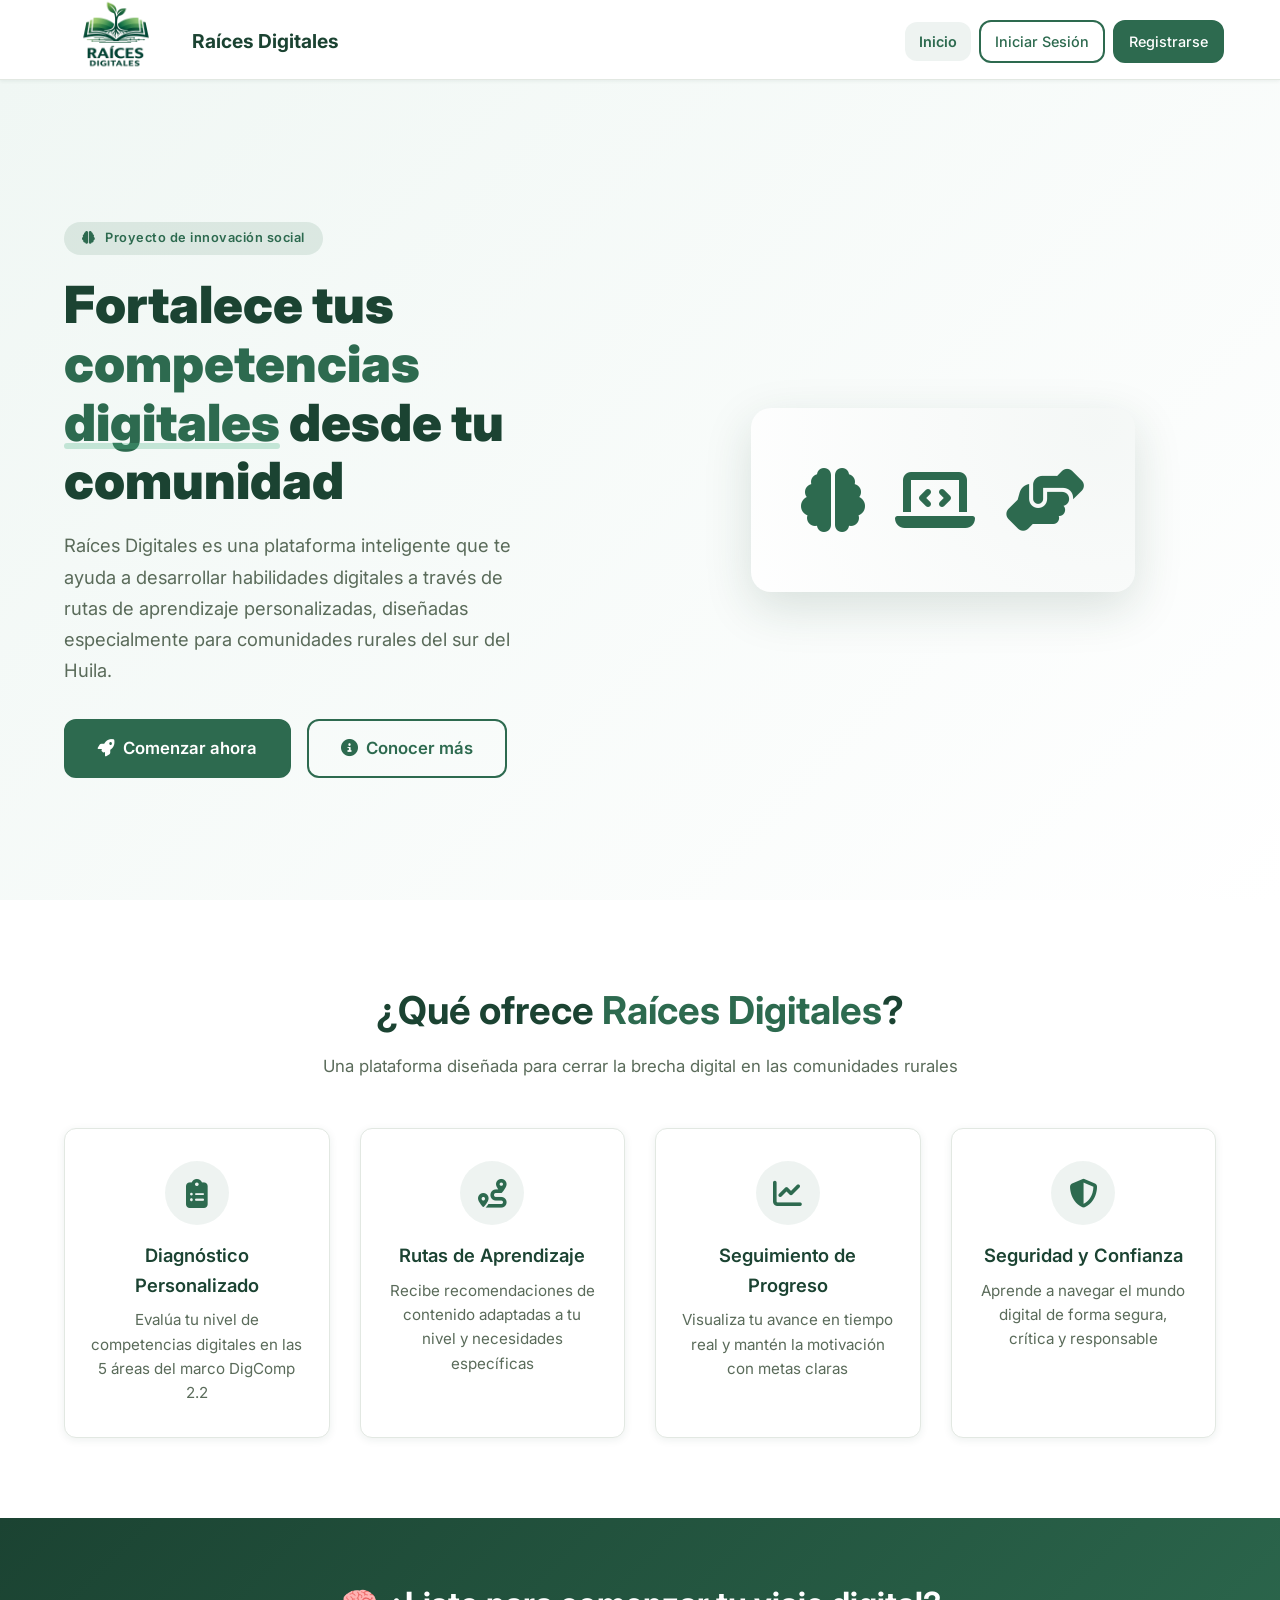
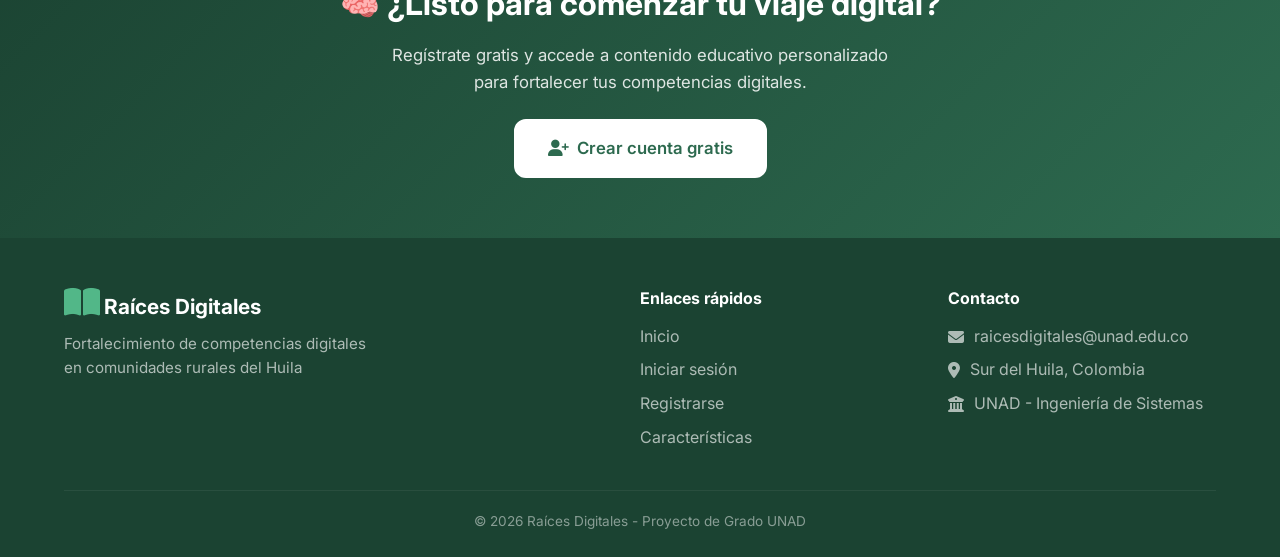
<file: raices-digitales/index.html>
<!DOCTYPE html>
<html lang="es">
<head>
    <meta charset="UTF-8" />
    <meta name="viewport" content="width=device-width, initial-scale=1.0" />
    <title>Raíces Digitales - Fortalece tus competencias digitales</title>
    <!-- ====== FAVICON ====== -->
    <link rel="icon" type="image/x-icon" href="favico.ico" />
    <!-- Google Fonts -->
    <link href="https://fonts.googleapis.com/css2?family=Inter:wght@300;400;500;600;700;800;900&display=swap" rel="stylesheet" />
    <!-- Font Awesome -->
    <link rel="stylesheet" href="https://cdnjs.cloudflare.com/ajax/libs/font-awesome/6.4.0/css/all.min.css" />
    <!-- Estilos principales -->
    <link rel="stylesheet" href="assets/css/styles.css" />
    <style>
        /* ============================================
           ESTILOS ESPECÍFICOS DEL INDEX
        ============================================ */
        
        /* Hero Section */
        .hero {
            padding: 80px 0 60px;
            background: linear-gradient(135deg, #F0F7F4 0%, #FFFFFF 100%);
            min-height: calc(100vh - 80px);
            display: flex;
            align-items: center;
        }

        .hero-content {
            display: grid;
            grid-template-columns: 1fr 1fr;
            gap: 60px;
            align-items: center;
        }

        .hero-text .badge {
            display: inline-block;
            background: rgba(45, 106, 79, 0.12);
            color: var(--color-primary);
            padding: 6px 18px;
            border-radius: 50px;
            font-size: 0.8rem;
            font-weight: 600;
            margin-bottom: 20px;
            letter-spacing: 0.5px;
        }

        .hero-text h1 {
            font-size: 3.2rem;
            font-weight: 900;
            line-height: 1.15;
            margin-bottom: 20px;
            color: var(--color-primary-dark);
        }

        .hero-text h1 span {
            color: var(--color-primary);
            position: relative;
        }

        .hero-text h1 span::after {
            content: '';
            position: absolute;
            bottom: 4px;
            left: 0;
            right: 0;
            height: 6px;
            background: rgba(82, 183, 136, 0.3);
            border-radius: 50px;
        }

        .hero-text p {
            font-size: 1.15rem;
            color: var(--color-text-light);
            max-width: 480px;
            margin-bottom: 32px;
            line-height: 1.7;
        }

        .hero-buttons {
            display: flex;
            gap: 16px;
            flex-wrap: wrap;
        }

        .hero-image {
            display: flex;
            justify-content: center;
            align-items: center;
        }

        .hero-illustration {
            display: flex;
            gap: 30px;
            font-size: 4rem;
            color: var(--color-primary);
            background: var(--color-white);
            padding: 60px 50px;
            border-radius: var(--radius-lg);
            box-shadow: var(--shadow-xl);
            position: relative;
            overflow: hidden;
        }

        .hero-illustration::before {
            content: '';
            position: absolute;
            top: -50%;
            right: -50%;
            width: 200%;
            height: 200%;
            background: radial-gradient(circle at 70% 30%, rgba(45, 106, 79, 0.05), transparent 70%);
            pointer-events: none;
        }

        .hero-illustration i {
            transition: var(--transition);
            position: relative;
            z-index: 1;
        }

        .hero-illustration i:hover {
            transform: translateY(-8px) scale(1.1);
        }

        .hero-illustration .fa-plant-wilt {
            color: #52B788;
        }

        .hero-illustration .fa-laptop {
            color: #2D6A4F;
        }

        .hero-illustration .fa-users {
            color: #40916C;
        }

        /* Features Section */
        .features {
            padding: 80px 0;
            background-color: var(--color-white);
        }

        .section-header {
            text-align: center;
            max-width: 640px;
            margin: 0 auto 48px;
        }

        .section-header h2 {
            font-size: 2.4rem;
            font-weight: 700;
            margin-bottom: 12px;
            color: var(--color-primary-dark);
        }

        .section-header h2 span {
            color: var(--color-primary);
        }

        .section-header p {
            color: var(--color-text-light);
            font-size: 1.05rem;
        }

        .features-grid {
            display: grid;
            grid-template-columns: repeat(auto-fit, minmax(250px, 1fr));
            gap: 30px;
        }

        .feature-card {
            background: var(--color-white);
            padding: 32px 24px;
            border-radius: var(--radius);
            box-shadow: var(--shadow-sm);
            text-align: center;
            transition: var(--transition);
            border: 1px solid var(--color-border);
            position: relative;
            overflow: hidden;
        }

        .feature-card::before {
            content: '';
            position: absolute;
            top: 0;
            left: 0;
            right: 0;
            height: 4px;
            background: linear-gradient(90deg, var(--color-primary-light), var(--color-primary));
            opacity: 0;
            transition: var(--transition);
        }

        .feature-card:hover::before {
            opacity: 1;
        }

        .feature-card:hover {
            transform: translateY(-6px);
            box-shadow: var(--shadow-lg);
            border-color: var(--color-primary-light);
        }

        .feature-icon {
            width: 64px;
            height: 64px;
            background: rgba(45, 106, 79, 0.08);
            border-radius: 50%;
            display: flex;
            align-items: center;
            justify-content: center;
            margin: 0 auto 16px;
            font-size: 1.8rem;
            color: var(--color-primary);
            transition: var(--transition);
        }

        .feature-card:hover .feature-icon {
            background: var(--color-primary);
            color: var(--color-white);
            transform: scale(1.05);
        }

        .feature-card h3 {
            font-size: 1.15rem;
            font-weight: 600;
            margin-bottom: 8px;
            color: var(--color-primary-dark);
        }

        .feature-card p {
            color: var(--color-text-light);
            font-size: 0.95rem;
            line-height: 1.6;
        }

        /* CTA Section */
        .cta-section {
            padding: 60px 0;
            background: linear-gradient(135deg, var(--color-primary-dark), var(--color-primary));
            color: white;
            text-align: center;
        }

        .cta-section h2 {
            font-size: 2rem;
            font-weight: 700;
            margin-bottom: 12px;
        }

        .cta-section p {
            font-size: 1.05rem;
            opacity: 0.85;
            max-width: 500px;
            margin: 0 auto 24px;
        }

        .cta-section .btn {
            background: white;
            color: var(--color-primary);
            border-color: white;
        }

        .cta-section .btn:hover {
            background: transparent;
            color: white;
            border-color: white;
            box-shadow: 0 8px 32px rgba(0, 0, 0, 0.2);
        }

        /* Responsive */
        @media (max-width: 992px) {
            .hero-content {
                grid-template-columns: 1fr;
                text-align: center;
            }

            .hero-text p {
                margin: 0 auto 32px;
            }

            .hero-buttons {
                justify-content: center;
            }

            .hero-illustration {
                padding: 40px 30px;
                font-size: 3rem;
            }

            .hero-text h1 {
                font-size: 2.6rem;
            }
        }

        @media (max-width: 768px) {
            .hero {
                padding: 40px 0;
                min-height: auto;
            }

            .hero-text h1 {
                font-size: 2rem;
            }

            .hero-text p {
                font-size: 1rem;
            }

            .hero-illustration {
                padding: 30px 20px;
                font-size: 2.5rem;
                gap: 20px;
            }

            .section-header h2 {
                font-size: 1.8rem;
            }

            .features-grid {
                grid-template-columns: 1fr;
                max-width: 400px;
                margin: 0 auto;
            }

            .cta-section h2 {
                font-size: 1.5rem;
            }
        }

        @media (max-width: 480px) {
            .hero-text h1 {
                font-size: 1.6rem;
            }

            .hero-illustration {
                padding: 20px 16px;
                font-size: 2rem;
                gap: 14px;
            }

            .hero-buttons .btn {
                width: 100%;
                justify-content: center;
            }

            .btn-lg {
                padding: 12px 20px;
                font-size: 0.95rem;
            }
        }
    </style>
</head>
<body>

    <!-- ============================================
    NAVBAR
    ============================================ -->
<nav class="navbar navbar-custom" style="padding: 0 !important; min-height: auto !important; overflow: visible !important;">
    <div class="nav-container" style="height: 83px; padding: 0 16px; overflow: visible !important; position: relative;">
        <div class="nav-brand logo-container" style="display: flex; align-items: center; height: 150%; overflow: visible !important;">
            <img src="assets/img/logo-raices.png" alt="Raíces Digitales" class="logo-img" style="height: 120px; width: auto; z-index: 10; display: block;" />
            <span style="font-size: 1.2rem; line-height: 1; font-weight: 700; margin-left: 6px;">Raíces Digitales</span>
        </div>
        <div class="nav-links">
            <a href="index.html" class="active">Inicio</a>
            <a href="login.html" class="btn btn-outline btn-sm">Iniciar Sesión</a>
            <a href="register.html" class="btn btn-primary btn-sm">Registrarse</a>
        </div>
        <button class="nav-toggle" id="navToggle">
            <i class="fas fa-bars"></i>
        </button>
    </div>
</nav>

    <!-- ============================================
    HERO SECTION
    ============================================ -->
    <section class="hero">
        <div class="container">
            <div class="hero-content">
                <div class="hero-text">
                    <span class="badge">
                        <i class="fas fa-brain"></i> Proyecto de innovación social
                    </span>
                    <h1>
                        Fortalece tus <span>competencias digitales</span> desde tu comunidad
                    </h1>
                    <p>
                        Raíces Digitales es una plataforma inteligente que te ayuda a desarrollar
                        habilidades digitales a través de rutas de aprendizaje personalizadas,
                        diseñadas especialmente para comunidades rurales del sur del Huila.
                    </p>
                    <div class="hero-buttons">
                        <a href="register.html" class="btn btn-primary btn-lg">
                            <i class="fas fa-rocket"></i> Comenzar ahora
                        </a>
                        <a href="#features" class="btn btn-outline btn-lg">
                            <i class="fas fa-info-circle"></i> Conocer más
                        </a>
                    </div>
                </div>
                <div class="hero-image">
                    <div class="hero-illustration">
                        <i class="fas fa-brain"></i>
                        <i class="fas fa-laptop-code"></i>
                        <i class="fas fa-hands-helping"></i>
                    </div>
                </div>
            </div>
        </div>
    </section>

    <!-- ============================================
    FEATURES SECTION
    ============================================ -->
    <section class="features" id="features">
        <div class="container">
            <div class="section-header">
                <h2>¿Qué ofrece <span>Raíces Digitales</span>?</h2>
                <p>Una plataforma diseñada para cerrar la brecha digital en las comunidades rurales</p>
            </div>
            <div class="features-grid">
                <div class="feature-card">
                    <div class="feature-icon">
                        <i class="fas fa-clipboard-list"></i>
                    </div>
                    <h3>Diagnóstico Personalizado</h3>
                    <p>Evalúa tu nivel de competencias digitales en las 5 áreas del marco DigComp 2.2</p>
                </div>
                <div class="feature-card">
                    <div class="feature-icon">
                        <i class="fas fa-route"></i>
                    </div>
                    <h3>Rutas de Aprendizaje</h3>
                    <p>Recibe recomendaciones de contenido adaptadas a tu nivel y necesidades específicas</p>
                </div>
                <div class="feature-card">
                    <div class="feature-icon">
                        <i class="fas fa-chart-line"></i>
                    </div>
                    <h3>Seguimiento de Progreso</h3>
                    <p>Visualiza tu avance en tiempo real y mantén la motivación con metas claras</p>
                </div>
                <div class="feature-card">
                    <div class="feature-icon">
                        <i class="fas fa-shield-alt"></i>
                    </div>
                    <h3>Seguridad y Confianza</h3>
                    <p>Aprende a navegar el mundo digital de forma segura, crítica y responsable</p>
                </div>
            </div>
        </div>
    </section>

    <!-- ============================================
    CTA SECTION
    ============================================ -->
    <section class="cta-section">
        <div class="container">
            <h2>🧠 ¿Listo para comenzar tu viaje digital?</h2>
            <p>Regístrate gratis y accede a contenido educativo personalizado para fortalecer tus competencias digitales.</p>
            <a href="register.html" class="btn btn-lg">
                <i class="fas fa-user-plus"></i> Crear cuenta gratis
            </a>
        </div>
    </section>

    <!-- ============================================
    FOOTER
    ============================================ -->
    <footer class="footer">
        <div class="container">
            <div class="footer-content">
                <div class="footer-brand">
                    <i class="fas fa fa-book-open"></i>
                    <span>Raíces Digitales</span>
                    <p>Fortalecimiento de competencias digitales en comunidades rurales del Huila</p>
                </div>
                <div class="footer-links">
                    <h4>Enlaces rápidos</h4>
                    <a href="index.html">Inicio</a>
                    <a href="login.html">Iniciar sesión</a>
                    <a href="register.html">Registrarse</a>
                    <a href="#features">Características</a>
                </div>
                <div class="footer-contact">
                    <h4>Contacto</h4>
                    <p><i class="fas fa-envelope"></i> raicesdigitales@unad.edu.co</p>
                    <p><i class="fas fa-map-marker-alt"></i> Sur del Huila, Colombia</p>
                    <p><i class="fas fa-university"></i> UNAD - Ingeniería de Sistemas</p>
                </div>
            </div>
            <div class="footer-bottom">
                <p>&copy; 2026 Raíces Digitales - Proyecto de Grado UNAD</p>
            </div>
        </div>
    </footer>

    <!-- ============================================
    SCRIPTS
    ============================================ -->
    <script src="assets/js/utils.js"></script>
    <script src="assets/js/app.js"></script>
</body>
</html>
</file>
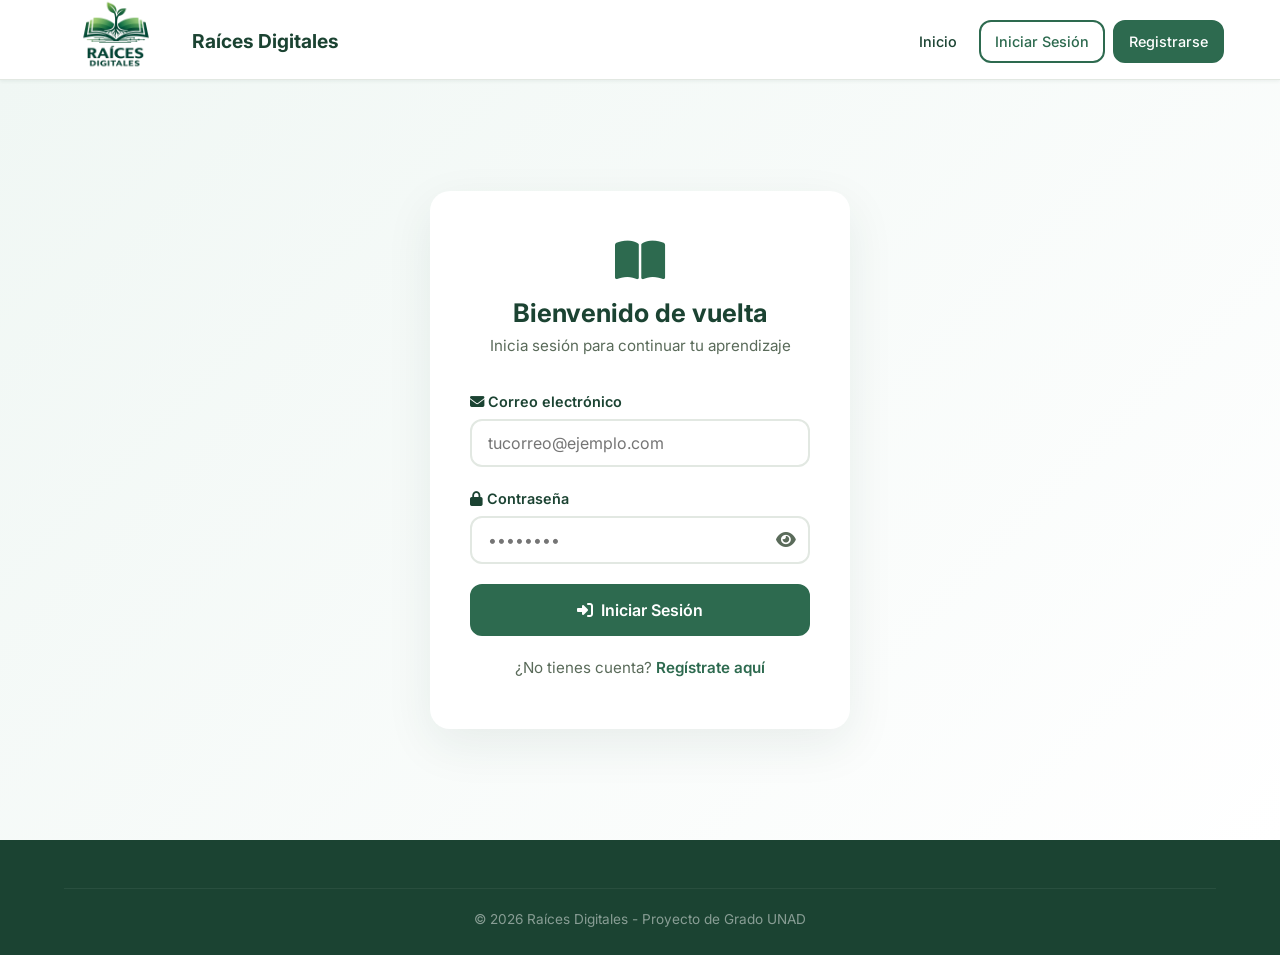
<file: raices-digitales/dashboard.html>
<!DOCTYPE html>
<html lang="es">
<head>
    <meta charset="UTF-8" />
    <meta name="viewport" content="width=device-width, initial-scale=1.0" />
    <title>Dashboard - Raíces Digitales</title>
    <!-- ====== FAVICON ====== -->
    <link rel="icon" type="image/x-icon" href="favico.ico" />
    <link href="https://fonts.googleapis.com/css2?family=Inter:wght@300;400;500;600;700;800&display=swap" rel="stylesheet" />
    <link rel="stylesheet" href="https://cdnjs.cloudflare.com/ajax/libs/font-awesome/6.4.0/css/all.min.css" />
    <link rel="stylesheet" href="assets/css/styles.css" />
    <style>
        /* Estilos existentes + nuevos */
        .dashboard-page {
            padding: 40px 0 60px;
            background: var(--color-background);
            min-height: calc(100vh - 140px);
        }

        .dashboard-header {
            display: flex;
            justify-content: space-between;
            align-items: center;
            flex-wrap: wrap;
            gap: 16px;
            margin-bottom: 32px;
        }

        .dashboard-header h1 {
            font-size: 1.8rem;
            font-weight: 700;
        }

        .dashboard-header h1 span {
            color: var(--color-primary);
        }

        .dashboard-header .user-badge {
            display: flex;
            align-items: center;
            gap: 12px;
            background: var(--color-white);
            padding: 8px 20px 8px 16px;
            border-radius: 50px;
            box-shadow: 0 2px 8px var(--color-shadow);
        }

        .user-badge .avatar {
            width: 40px;
            height: 40px;
            border-radius: 50%;
            background: var(--color-primary);
            color: white;
            display: flex;
            align-items: center;
            justify-content: center;
            font-weight: 700;
            font-size: 1.1rem;
        }

        .user-badge .user-name {
            font-weight: 600;
        }

        .user-badge .user-level {
            font-size: 0.8rem;
            color: var(--color-text-light);
            background: var(--color-background);
            padding: 2px 12px;
            border-radius: 50px;
        }

        .card {
            background: var(--color-white);
            border-radius: var(--radius);
            padding: 24px;
            box-shadow: 0 2px 12px var(--color-shadow);
            border: 1px solid var(--color-border);
        }

        .card-title {
            font-size: 1.1rem;
            font-weight: 600;
            margin-bottom: 16px;
            display: flex;
            align-items: center;
            gap: 10px;
        }

        .card-title i {
            color: var(--color-primary);
        }

        .diagnostic-status {
            display: flex;
            align-items: center;
            gap: 16px;
            padding: 16px;
            border-radius: var(--radius);
            background: var(--color-background);
            margin-bottom: 0;
        }

        .diagnostic-status .status-icon {
            font-size: 2rem;
        }

        .diagnostic-status .status-text {
            flex: 1;
        }

        .diagnostic-status .status-text h4 {
            font-size: 1rem;
            margin-bottom: 2px;
        }

        .diagnostic-status .status-text p {
            font-size: 0.9rem;
            color: var(--color-text-light);
            margin: 0;
        }

        .progress-item {
            margin-bottom: 12px;
        }

        .progress-item .progress-label {
            display: flex;
            justify-content: space-between;
            font-size: 0.85rem;
            font-weight: 500;
            margin-bottom: 4px;
        }

        .progress-bar {
            height: 8px;
            background: var(--color-border);
            border-radius: 50px;
            overflow: hidden;
        }

        .progress-bar .progress-fill {
            height: 100%;
            border-radius: 50px;
            background: linear-gradient(90deg, var(--color-primary-light), var(--color-primary));
            transition: width 0.6s ease;
            width: 0%;
        }

        .activity-list {
            list-style: none;
            padding: 0;
            margin: 0;
        }

        .activity-list li {
            display: flex;
            align-items: center;
            gap: 12px;
            padding: 10px 0;
            border-bottom: 1px solid var(--color-border);
            font-size: 0.95rem;
        }

        .activity-list li:last-child {
            border-bottom: none;
        }

        .activity-list .activity-icon {
            width: 32px;
            height: 32px;
            border-radius: 50%;
            background: rgba(45, 106, 79, 0.1);
            display: flex;
            align-items: center;
            justify-content: center;
            color: var(--color-primary);
            flex-shrink: 0;
        }

        .activity-list .activity-date {
            margin-left: auto;
            font-size: 0.75rem;
            color: var(--color-text-light);
            flex-shrink: 0;
        }

        .empty-state {
            text-align: center;
            padding: 30px 20px;
            color: var(--color-text-light);
        }

        .empty-state i {
            font-size: 2.5rem;
            color: var(--color-border);
            margin-bottom: 12px;
        }

        .empty-state h4 {
            color: var(--color-text);
            margin-bottom: 4px;
            font-size: 1rem;
        }

        .empty-state p {
            font-size: 0.9rem;
        }

        /* Dashboard Grid Mejorado */
        .dashboard-grid {
            display: grid;
            grid-template-columns: 2fr 1fr;
            gap: 24px;
            margin-bottom: 24px;
        }

        /* Estadísticas rápidas */
        .quick-stats {
            display: grid;
            grid-template-columns: repeat(4, 1fr);
            gap: 16px;
            margin-bottom: 24px;
        }

        /* Módulos recientes en sidebar */
        .module-list {
            max-height: 200px;
            overflow-y: auto;
        }

        .module-list::-webkit-scrollbar {
            width: 4px;
        }

        .module-list::-webkit-scrollbar-thumb {
            background: var(--color-border);
            border-radius: 50px;
        }

        /* Responsive */
        @media (max-width: 992px) {
            .dashboard-grid {
                grid-template-columns: 1fr;
            }

            .quick-stats {
                grid-template-columns: repeat(2, 1fr);
            }
        }

        @media (max-width: 480px) {
            .dashboard-header {
                flex-direction: column;
                align-items: flex-start;
            }

            .dashboard-header .user-badge {
                width: 100%;
                justify-content: space-between;
            }

            .quick-stats {
                grid-template-columns: 1fr 1fr;
                gap: 10px;
            }

            .diagnostic-status {
                flex-direction: column;
                text-align: center;
            }

            .diagnostic-status .status-text {
                text-align: center;
            }
        }
    </style>
</head>
<body>

    <nav class="navbar navbar-custom" style="padding: 0 !important; min-height: auto !important; overflow: visible !important;">
        <div class="nav-container" style="height: 83px; padding: 0 16px; overflow: visible !important; position: relative;">
            <div class="nav-brand logo-container" style="display: flex; align-items: center; height: 150%; overflow: visible !important;">
            <img src="assets/img/logo-raices.png" alt="Raíces Digitales" class="logo-img" style="height: 120px; width: auto; z-index: 10; display: block;" />
            <span style="font-size: 1.2rem; line-height: 1; font-weight: 700; margin-left: 6px;">Raíces Digitales</span>
        </div>
            <div class="nav-links">
                <!-- Se carga dinámicamente con app.js -->
            </div>
            <button class="nav-toggle" id="navToggle">
                <i class="fas fa-bars"></i>
            </button>
        </div>
    </nav>

    <section class="dashboard-page">
        <div class="container">
            <!-- Header -->
            <div class="dashboard-header" id="dashboardHeader">
                <!-- Se llena dinámicamente -->
            </div>

            <!-- Estadísticas rápidas -->
            <div class="quick-stats" id="quickStatsContainer">
                <!-- Se llena dinámicamente -->
            </div>

            <!-- Grid principal -->
            <div class="dashboard-grid">
                <!-- Columna principal -->
                <div class="dashboard-main">
                    <!-- Estado del diagnóstico -->
                    <div class="card" id="diagnosticCard">
                        <div class="card-title">
                            <i class="fas fa-clipboard-list"></i>
                            Diagnóstico de competencias
                        </div>
                        <div id="diagnosticContent">
                            <!-- Se llena dinámicamente -->
                        </div>
                    </div>

                    <!-- Progreso por áreas -->
                    <div class="card" id="progressCard">
                        <div class="card-title">
                            <i class="fas fa-chart-bar"></i>
                            Tu progreso
                        </div>
                        <div id="progressContent">
                            <!-- Se llena dinámicamente -->
                        </div>
                    </div>
                </div>

                <!-- Columna lateral -->
                <div class="dashboard-sidebar">
                    <!-- Progreso de módulos -->
                    <div class="card" id="moduleProgressCard">
                        <div class="card-title">
                            <i class="fas fa-book"></i>
                            Módulos de aprendizaje
                        </div>
                        <div id="moduleProgressContent">
                            <!-- Se llena dinámicamente -->
                        </div>
                    </div>

                    <!-- Actividades recientes -->
                    <div class="card" id="recentActivityCard">
                        <div class="card-title">
                            <i class="fas fa-clock"></i>
                            Actividad reciente
                        </div>
                        <div id="recentActivityContent">
                            <!-- Se llena dinámicamente -->
                        </div>
                    </div>

                    <!-- Recomendaciones -->
                    <div class="card" id="recommendationsCard">
                        <div class="card-title">
                            <i class="fas fa-lightbulb"></i>
                            Recomendaciones
                        </div>
                        <div id="recommendationsContent">
                            <!-- Se llena dinámicamente -->
                        </div>
                    </div>
                </div>
            </div>
        </div>
    </section>

    <footer class="footer">
        <div class="container">
            <div class="footer-bottom">
                <p>&copy; 2026 Raíces Digitales - Proyecto de Grado UNAD</p>
            </div>
        </div>
    </footer>

    <script src="assets/js/utils.js"></script>
    <script src="assets/js/app.js"></script>
    <script src="assets/js/dashboard.js"></script>
</body>
</html>
</file>
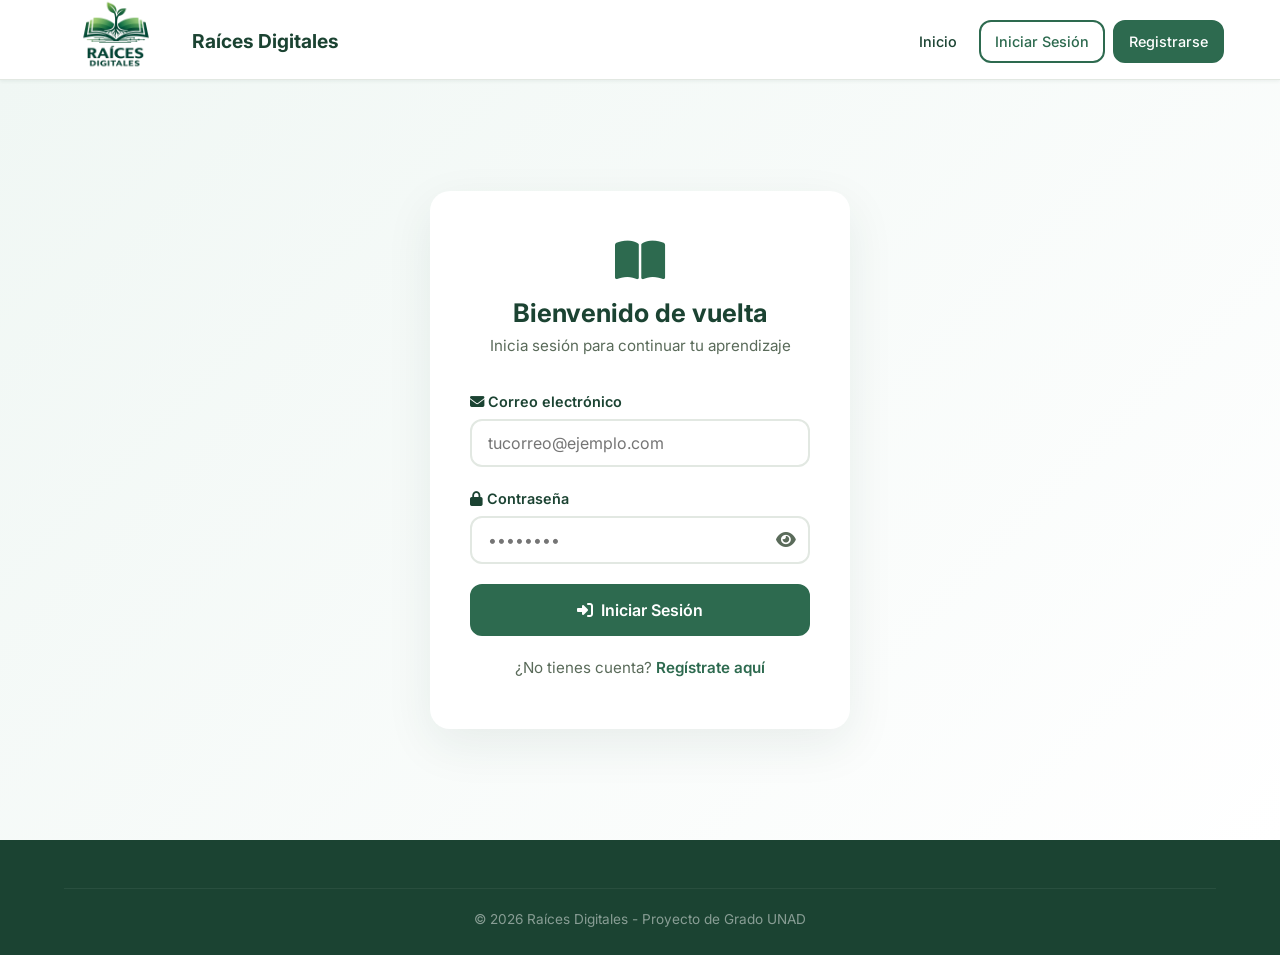
<file: raices-digitales/diagnostic.html>
<!DOCTYPE html>
<html lang="es">
<head>
    <meta charset="UTF-8" />
    <meta name="viewport" content="width=device-width, initial-scale=1.0" />
    <title>Diagnóstico - Raíces Digitales</title>
    <!-- ====== FAVICON ====== -->
    <link rel="icon" type="image/x-icon" href="favico.ico" />
    <link href="https://fonts.googleapis.com/css2?family=Inter:wght@300;400;500;600;700;800&display=swap" rel="stylesheet" />
    <link rel="stylesheet" href="https://cdnjs.cloudflare.com/ajax/libs/font-awesome/6.4.0/css/all.min.css" />
    <link rel="stylesheet" href="assets/css/styles.css" />
    <style>
        /* ============================================
           ESTILOS ESPECÍFICOS DEL DIAGNÓSTICO
        ============================================ */
        .diagnostic-page {
            padding: 40px 0 60px;
            background: var(--color-background);
            min-height: calc(100vh - 140px);
        }

        .diagnostic-header {
            display: flex;
            justify-content: space-between;
            align-items: center;
            flex-wrap: wrap;
            gap: 16px;
            margin-bottom: 32px;
        }

        .diagnostic-header h1 {
            font-size: 1.8rem;
            font-weight: 700;
        }

        .diagnostic-header h1 span {
            color: var(--color-primary);
        }

        /* Progreso del diagnóstico */
        .diagnostic-progress {
            background: var(--color-white);
            border-radius: var(--radius);
            padding: 20px 24px;
            margin-bottom: 32px;
            box-shadow: 0 2px 12px var(--color-shadow);
            border: 1px solid var(--color-border);
        }

        .progress-info {
            display: flex;
            justify-content: space-between;
            font-size: 0.9rem;
            font-weight: 500;
            margin-bottom: 8px;
        }

        .progress-bar-diagnostic {
            height: 10px;
            background: var(--color-border);
            border-radius: 50px;
            overflow: hidden;
        }

        .progress-bar-diagnostic .progress-fill {
            height: 100%;
            border-radius: 50px;
            background: linear-gradient(90deg, var(--color-primary-light), var(--color-primary));
            transition: width 0.5s ease;
            width: 0%;
        }

        /* Tarjeta de pregunta */
        .question-card {
            background: var(--color-white);
            border-radius: var(--radius-lg);
            padding: 40px;
            box-shadow: 0 4px 24px var(--color-shadow);
            border: 1px solid var(--color-border);
            max-width: 800px;
            margin: 0 auto;
            display: none;
        }

        .question-card.active {
            display: block;
            animation: fadeIn 0.4s ease;
        }

        @keyframes fadeIn {
            from {
                opacity: 0;
                transform: translateY(20px);
            }
            to {
                opacity: 1;
                transform: translateY(0);
            }
        }

        .question-meta {
            display: flex;
            justify-content: space-between;
            align-items: center;
            margin-bottom: 16px;
            font-size: 0.9rem;
            color: var(--color-text-light);
        }

        .question-area {
            display: inline-block;
            background: rgba(45, 106, 79, 0.1);
            color: var(--color-primary);
            padding: 4px 16px;
            border-radius: 50px;
            font-weight: 600;
            font-size: 0.8rem;
        }

        .question-number {
            font-weight: 600;
        }

        .question-text {
            font-size: 1.25rem;
            font-weight: 600;
            margin-bottom: 24px;
            line-height: 1.5;
        }

        /* Opciones de respuesta */
        .options-group {
            display: flex;
            flex-direction: column;
            gap: 12px;
        }

        .option-item {
            display: flex;
            align-items: center;
            gap: 16px;
            padding: 16px 20px;
            border: 2px solid var(--color-border);
            border-radius: var(--radius);
            cursor: pointer;
            transition: var(--transition);
            background: var(--color-white);
        }

        .option-item:hover {
            border-color: var(--color-primary-light);
            background: rgba(45, 106, 79, 0.04);
        }

        .option-item.selected {
            border-color: var(--color-primary);
            background: rgba(45, 106, 79, 0.08);
            box-shadow: 0 0 0 4px rgba(45, 106, 79, 0.1);
        }

        .option-item .option-radio {
            width: 22px;
            height: 22px;
            border-radius: 50%;
            border: 2px solid var(--color-border);
            display: flex;
            align-items: center;
            justify-content: center;
            flex-shrink: 0;
            transition: var(--transition);
        }

        .option-item.selected .option-radio {
            border-color: var(--color-primary);
            background: var(--color-primary);
        }

        .option-item.selected .option-radio::after {
            content: '';
            width: 8px;
            height: 8px;
            border-radius: 50%;
            background: white;
        }

        .option-item .option-label {
            font-weight: 500;
            font-size: 1rem;
        }

        .option-item .option-letter {
            font-weight: 700;
            color: var(--color-text-light);
            width: 24px;
            flex-shrink: 0;
        }

        /* Navegación entre preguntas */
        .question-nav {
            display: flex;
            justify-content: space-between;
            align-items: center;
            margin-top: 32px;
            padding-top: 20px;
            border-top: 1px solid var(--color-border);
            flex-wrap: wrap;
            gap: 12px;
        }

        .question-nav .btn {
            min-width: 120px;
            justify-content: center;
        }

        .question-nav .dots {
            display: flex;
            gap: 6px;
        }

        .question-nav .dot {
            width: 10px;
            height: 10px;
            border-radius: 50%;
            background: var(--color-border);
            transition: var(--transition);
        }

        .question-nav .dot.active {
            background: var(--color-primary);
        }

        .question-nav .dot.completed {
            background: var(--color-primary-light);
        }

        /* Resultados */
        .results-card {
            background: var(--color-white);
            border-radius: var(--radius-lg);
            padding: 40px;
            box-shadow: 0 4px 24px var(--color-shadow);
            border: 1px solid var(--color-border);
            max-width: 800px;
            margin: 0 auto;
            display: none;
        }

        .results-card.active {
            display: block;
            animation: fadeIn 0.5s ease;
        }

        .results-header {
            text-align: center;
            margin-bottom: 32px;
        }

        .results-header .icon {
            font-size: 4rem;
            margin-bottom: 12px;
        }

        .results-header h2 {
            font-size: 1.8rem;
            font-weight: 700;
        }

        .results-header .subtitle {
            color: var(--color-text-light);
            font-size: 1.05rem;
        }

        .results-level {
            display: inline-block;
            padding: 8px 32px;
            border-radius: 50px;
            font-weight: 700;
            font-size: 1.2rem;
            margin: 12px 0;
        }

        .results-level.basico {
            background: #FFF3E0;
            color: #E65100;
        }

        .results-level.intermedio {
            background: #E3F2FD;
            color: #0D47A1;
        }

        .results-level.avanzado {
            background: #E8F5E9;
            color: #1B5E20;
        }

        .results-grid {
            display: grid;
            grid-template-columns: 1fr 1fr;
            gap: 16px;
            margin: 24px 0;
        }

        .results-area {
            background: var(--color-background);
            padding: 16px;
            border-radius: var(--radius);
            border: 1px solid var(--color-border);
        }

        .results-area .area-name {
            font-weight: 600;
            font-size: 0.9rem;
            display: flex;
            justify-content: space-between;
        }

        .results-area .area-score {
            font-weight: 700;
            color: var(--color-primary);
        }

        .results-area .area-bar {
            height: 6px;
            background: var(--color-border);
            border-radius: 50px;
            margin-top: 6px;
            overflow: hidden;
        }

        .results-area .area-bar .fill {
            height: 100%;
            border-radius: 50px;
            background: linear-gradient(90deg, var(--color-primary-light), var(--color-primary));
            transition: width 0.8s ease;
            width: 0%;
        }

        .results-actions {
            display: flex;
            gap: 16px;
            justify-content: center;
            flex-wrap: wrap;
            margin-top: 24px;
        }

        .btn-warning {
            background-color: #F0AD4E;
            color: white;
            border-color: #F0AD4E;
        }

        .btn-warning:hover {
            background-color: #D98C2E;
            border-color: #D98C2E;
            transform: translateY(-2px);
        }

        /* Responsive */
        @media (max-width: 600px) {
            .question-card {
                padding: 24px 20px;
            }

            .results-card {
                padding: 24px 20px;
            }

            .results-grid {
                grid-template-columns: 1fr;
            }

            .question-nav {
                flex-direction: column;
                align-items: stretch;
            }

            .question-nav .dots {
                justify-content: center;
            }

            .question-nav .btn {
                width: 100%;
            }
        }
    </style>
</head>
<body>

    <nav class="navbar navbar-custom" style="padding: 0 !important; min-height: auto !important; overflow: visible !important;">
        <div class="nav-container" style="height: 83px; padding: 0 16px; overflow: visible !important; position: relative;">
            <div class="nav-brand logo-container" style="display: flex; align-items: center; height: 150%; overflow: visible !important;">
            <img src="assets/img/logo-raices.png" alt="Raíces Digitales" class="logo-img" style="height: 120px; width: auto; z-index: 10; display: block;" />
            <span style="font-size: 1.2rem; line-height: 1; font-weight: 700; margin-left: 6px;">Raíces Digitales</span>
        </div>
            <div class="nav-links">
                <!-- Se carga dinámicamente con app.js -->
            </div>
            <button class="nav-toggle" id="navToggle">
                <i class="fas fa-bars"></i>
            </button>
        </div>
    </nav>

    <section class="diagnostic-page">
        <div class="container">
            <!-- Header -->
            <div class="diagnostic-header">
                <h1>📋 Diagnóstico de <span>competencias digitales</span></h1>
                <span style="color:var(--color-text-light);font-size:0.95rem;">
                    Basado en DigComp 2.2
                </span>
            </div>

            <!-- Barra de progreso -->
            <div class="diagnostic-progress" id="progressBarContainer">
                <div class="progress-info">
                    <span id="progressLabel">Pregunta 1 de 10</span>
                    <span id="progressPercentage">0%</span>
                </div>
                <div class="progress-bar-diagnostic">
                    <div class="progress-fill" id="progressFill" style="width:0%;"></div>
                </div>
            </div>

            <!-- Contenedor de preguntas -->
            <div id="questionsContainer">
                <!-- Las preguntas se generan dinámicamente con JS -->
            </div>

            <!-- Contenedor de resultados -->
            <div class="results-card" id="resultsContainer">
                <!-- Se llena dinámicamente con JS -->
            </div>

            <!-- Botón para reiniciar (visible solo en resultados) -->
            <div style="text-align:center;margin-top:20px;display:none;" id="resetButtonContainer">
                <button class="btn btn-outline" onclick="resetDiagnostic()">
                    <i class="fas fa-redo"></i> Reiniciar diagnóstico
                </button>
            </div>
        </div>
    </section>

    <footer class="footer">
        <div class="container">
            <div class="footer-bottom">
                <p>&copy; 2026 Raíces Digitales - Proyecto de Grado UNAD</p>
            </div>
        </div>
    </footer>

    <script src="assets/js/utils.js"></script>
    <script src="assets/js/app.js"></script>
    <script src="assets/js/diagnostic.js"></script>
</body>
</html>
</file>
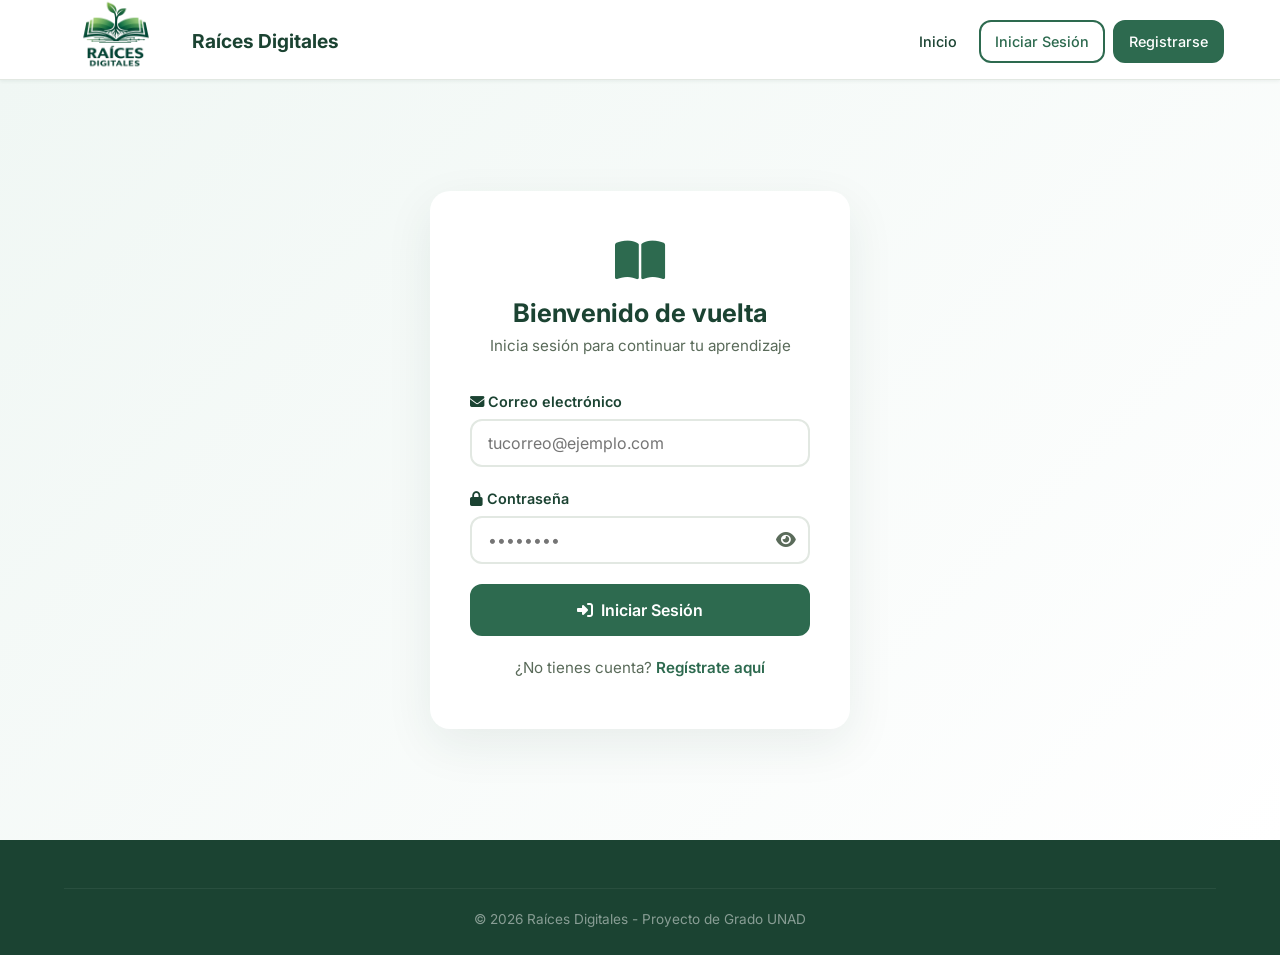
<file: raices-digitales/learning.html>
<!DOCTYPE html>
<html lang="es">
<head>
    <meta charset="UTF-8" />
    <meta name="viewport" content="width=device-width, initial-scale=1.0" />
    <title>Mis Rutas - Raíces Digitales</title>
    <!-- ====== FAVICON ====== -->
    <link rel="icon" type="image/x-icon" href="favico.ico" />
    <link href="https://fonts.googleapis.com/css2?family=Inter:wght@300;400;500;600;700;800&display=swap" rel="stylesheet" />
    <link rel="stylesheet" href="https://cdnjs.cloudflare.com/ajax/libs/font-awesome/6.4.0/css/all.min.css" />
    <link rel="stylesheet" href="assets/css/styles.css" />
    <style>
        /* ============================================
           ESTILOS ESPECÍFICOS DE RUTAS DE APRENDIZAJE
        ============================================ */
        .learning-page {
            padding: 40px 0 60px;
            background: var(--color-background);
            min-height: calc(100vh - 140px);
        }

        .learning-header {
            display: flex;
            justify-content: space-between;
            align-items: center;
            flex-wrap: wrap;
            gap: 16px;
            margin-bottom: 32px;
        }

        .learning-header h1 {
            font-size: 1.8rem;
            font-weight: 700;
        }

        .learning-header h1 span {
            color: var(--color-primary);
        }

        .learning-header .level-badge {
            display: inline-block;
            padding: 6px 20px;
            border-radius: 50px;
            font-weight: 600;
            font-size: 0.9rem;
        }

        .level-badge.basico {
            background: #FFF3E0;
            color: #E65100;
        }

        .level-badge.intermedio {
            background: #E3F2FD;
            color: #0D47A1;
        }

        .level-badge.avanzado {
            background: #E8F5E9;
            color: #1B5E20;
        }

        .level-badge.sin-evaluar {
            background: #F5F5F5;
            color: #757575;
        }

        /* Filtros de módulos */
        .filters {
            display: flex;
            gap: 10px;
            flex-wrap: wrap;
            margin-bottom: 24px;
        }

        .filter-btn {
            padding: 8px 20px;
            border: 2px solid var(--color-border);
            border-radius: 50px;
            background: var(--color-white);
            cursor: pointer;
            font-weight: 500;
            font-size: 0.9rem;
            transition: var(--transition);
            font-family: var(--font-primary);
        }

        .filter-btn:hover {
            border-color: var(--color-primary-light);
        }

        .filter-btn.active {
            border-color: var(--color-primary);
            background: var(--color-primary);
            color: var(--color-white);
        }

        /* Grid de módulos */
        .modules-grid {
            display: grid;
            grid-template-columns: repeat(auto-fill, minmax(340px, 1fr));
            gap: 24px;
        }

        .module-card {
            background: var(--color-white);
            border-radius: var(--radius);
            padding: 24px;
            box-shadow: 0 2px 12px var(--color-shadow);
            border: 1px solid var(--color-border);
            transition: var(--transition);
            position: relative;
        }

        .module-card:hover {
            transform: translateY(-4px);
            box-shadow: 0 8px 24px var(--color-shadow);
        }

        .module-card.completed {
            border-left: 4px solid #2D8B4E;
            background: #F8FCF9;
        }

        .module-card .module-badge {
            display: inline-block;
            padding: 2px 12px;
            border-radius: 50px;
            font-size: 0.75rem;
            font-weight: 600;
            margin-bottom: 12px;
        }

        .module-badge.information {
            background: #E3F2FD;
            color: #0D47A1;
        }

        .module-badge.communication {
            background: #E8F5E9;
            color: #1B5E20;
        }

        .module-badge.content {
            background: #FFF3E0;
            color: #E65100;
        }

        .module-badge.security {
            background: #FCE4EC;
            color: #880E4F;
        }

        .module-badge.problemSolving {
            background: #F3E5F5;
            color: #4A148C;
        }

        .module-card h3 {
            font-size: 1.1rem;
            font-weight: 600;
            margin-bottom: 4px;
        }

        .module-card .module-desc {
            color: var(--color-text-light);
            font-size: 0.95rem;
            margin-bottom: 12px;
        }

        .module-card .module-meta {
            display: flex;
            justify-content: space-between;
            align-items: center;
            font-size: 0.85rem;
            color: var(--color-text-light);
            padding-top: 12px;
            border-top: 1px solid var(--color-border);
        }

        .module-card .module-meta .difficulty {
            display: flex;
            align-items: center;
            gap: 4px;
        }

        .module-card .module-meta .difficulty .star {
            color: #F0AD4E;
        }

        .module-card .module-meta .difficulty .star.empty {
            color: var(--color-border);
        }

        .module-card .module-status {
            display: flex;
            align-items: center;
            gap: 6px;
            font-weight: 600;
        }

        .module-status.completed {
            color: #2D8B4E;
        }

        .module-status.pending {
            color: var(--color-text-light);
        }

        .module-status.in-progress {
            color: #F0AD4E;
        }

        .module-card .btn {
            width: 100%;
            justify-content: center;
            margin-top: 16px;
        }

        /* Modal / Detalle del módulo */
        .modal-overlay {
            display: none;
            position: fixed;
            top: 0;
            left: 0;
            width: 100%;
            height: 100%;
            background: rgba(0, 0, 0, 0.5);
            z-index: 2000;
            justify-content: center;
            align-items: center;
            padding: 20px;
        }

        .modal-overlay.open {
            display: flex;
            animation: fadeIn 0.3s ease;
        }

        .modal-content {
            background: var(--color-white);
            border-radius: var(--radius-lg);
            max-width: 600px;
            width: 100%;
            max-height: 90vh;
            overflow-y: auto;
            padding: 40px;
            box-shadow: 0 16px 48px rgba(0, 0, 0, 0.2);
            position: relative;
        }

        .modal-content .modal-close {
            position: absolute;
            top: 16px;
            right: 20px;
            background: none;
            border: none;
            font-size: 1.5rem;
            cursor: pointer;
            color: var(--color-text-light);
            transition: var(--transition);
        }

        .modal-content .modal-close:hover {
            color: var(--color-text);
            transform: rotate(90deg);
        }

        .modal-content .modal-badge {
            display: inline-block;
            padding: 4px 16px;
            border-radius: 50px;
            font-size: 0.8rem;
            font-weight: 600;
            margin-bottom: 12px;
        }

        .modal-content h2 {
            font-size: 1.5rem;
            margin-bottom: 8px;
        }

        .modal-content .modal-desc {
            color: var(--color-text-light);
            margin-bottom: 16px;
            line-height: 1.6;
        }

        .modal-content .modal-content-body {
            background: var(--color-background);
            padding: 20px;
            border-radius: var(--radius);
            margin: 16px 0;
            line-height: 1.8;
        }

        .modal-content .modal-content-body ul {
            padding-left: 20px;
        }

        .modal-content .modal-content-body li {
            margin-bottom: 6px;
        }

        .modal-content .modal-actions {
            display: flex;
            gap: 12px;
            margin-top: 20px;
            flex-wrap: wrap;
        }

        .modal-content .modal-actions .btn {
            flex: 1;
            min-width: 120px;
            justify-content: center;
        }

        /* Estado sin diagnóstico */
        .no-diagnostic {
            text-align: center;
            padding: 60px 20px;
            background: var(--color-white);
            border-radius: var(--radius-lg);
            border: 1px solid var(--color-border);
        }

        .no-diagnostic i {
            font-size: 4rem;
            color: var(--color-border);
            margin-bottom: 16px;
        }

        .no-diagnostic h3 {
            font-size: 1.3rem;
            margin-bottom: 8px;
        }

        .no-diagnostic p {
            color: var(--color-text-light);
            max-width: 400px;
            margin: 0 auto 20px;
        }

        /* Responsive */
        @media (max-width: 600px) {
            .modules-grid {
                grid-template-columns: 1fr;
            }

            .modal-content {
                padding: 24px 20px;
            }

            .learning-header {
                flex-direction: column;
                align-items: flex-start;
            }

            .filters {
                justify-content: center;
            }

            .filter-btn {
                padding: 6px 14px;
                font-size: 0.8rem;
            }
        }
    </style>
</head>
<body>

    <nav class="navbar navbar-custom" style="padding: 0 !important; min-height: auto !important; overflow: visible !important;">
        <div class="nav-container" style="height: 83px; padding: 0 16px; overflow: visible !important; position: relative;">
            <div class="nav-brand logo-container" style="display: flex; align-items: center; height: 150%; overflow: visible !important;">
            <img src="assets/img/logo-raices.png" alt="Raíces Digitales" class="logo-img" style="height: 120px; width: auto; z-index: 10; display: block;" />
            <span style="font-size: 1.2rem; line-height: 1; font-weight: 700; margin-left: 6px;">Raíces Digitales</span>
        </div>
            <div class="nav-links">
                <!-- Se carga dinámicamente con app.js -->
            </div>
            <button class="nav-toggle" id="navToggle">
                <i class="fas fa-bars"></i>
            </button>
        </div>
    </nav>

    <section class="learning-page">
        <div class="container">
            <!-- Header -->
            <div class="learning-header">
                <div>
                    <h1>🛣️ Mis <span>rutas de aprendizaje</span></h1>
                    <p style="color:var(--color-text-light);font-size:0.95rem;">
                        Contenido personalizado según tu nivel de competencias digitales
                    </p>
                </div>
                <div id="levelBadgeContainer">
                    <!-- Se llena dinámicamente -->
                </div>
            </div>

            <!-- Filtros -->
            <div class="filters" id="filtersContainer">
                <button class="filter-btn active" data-filter="all">Todos</button>
                <button class="filter-btn" data-filter="information">Información</button>
                <button class="filter-btn" data-filter="communication">Comunicación</button>
                <button class="filter-btn" data-filter="content">Contenido</button>
                <button class="filter-btn" data-filter="security">Seguridad</button>
                <button class="filter-btn" data-filter="problemSolving">Problemas</button>
            </div>

            <!-- Contenedor de módulos -->
            <div id="modulesContainer">
                <!-- Se llena dinámicamente con JS -->
            </div>
        </div>
    </section>

    <!-- Modal de detalle del módulo -->
    <div class="modal-overlay" id="moduleModal">
        <div class="modal-content">
            <button class="modal-close" onclick="closeModal()">
                <i class="fas fa-times"></i>
            </button>
            <div id="modalBody">
                <!-- Se llena dinámicamente con JS -->
            </div>
        </div>
    </div>

    <footer class="footer">
        <div class="container">
            <div class="footer-bottom">
                <p>&copy; 2026 Raíces Digitales - Proyecto de Grado UNAD</p>
            </div>
        </div>
    </footer>

    <script src="assets/js/utils.js"></script>
    <script src="assets/js/app.js"></script>
    <script src="assets/js/learning.js"></script>
</body>
</html>
</file>
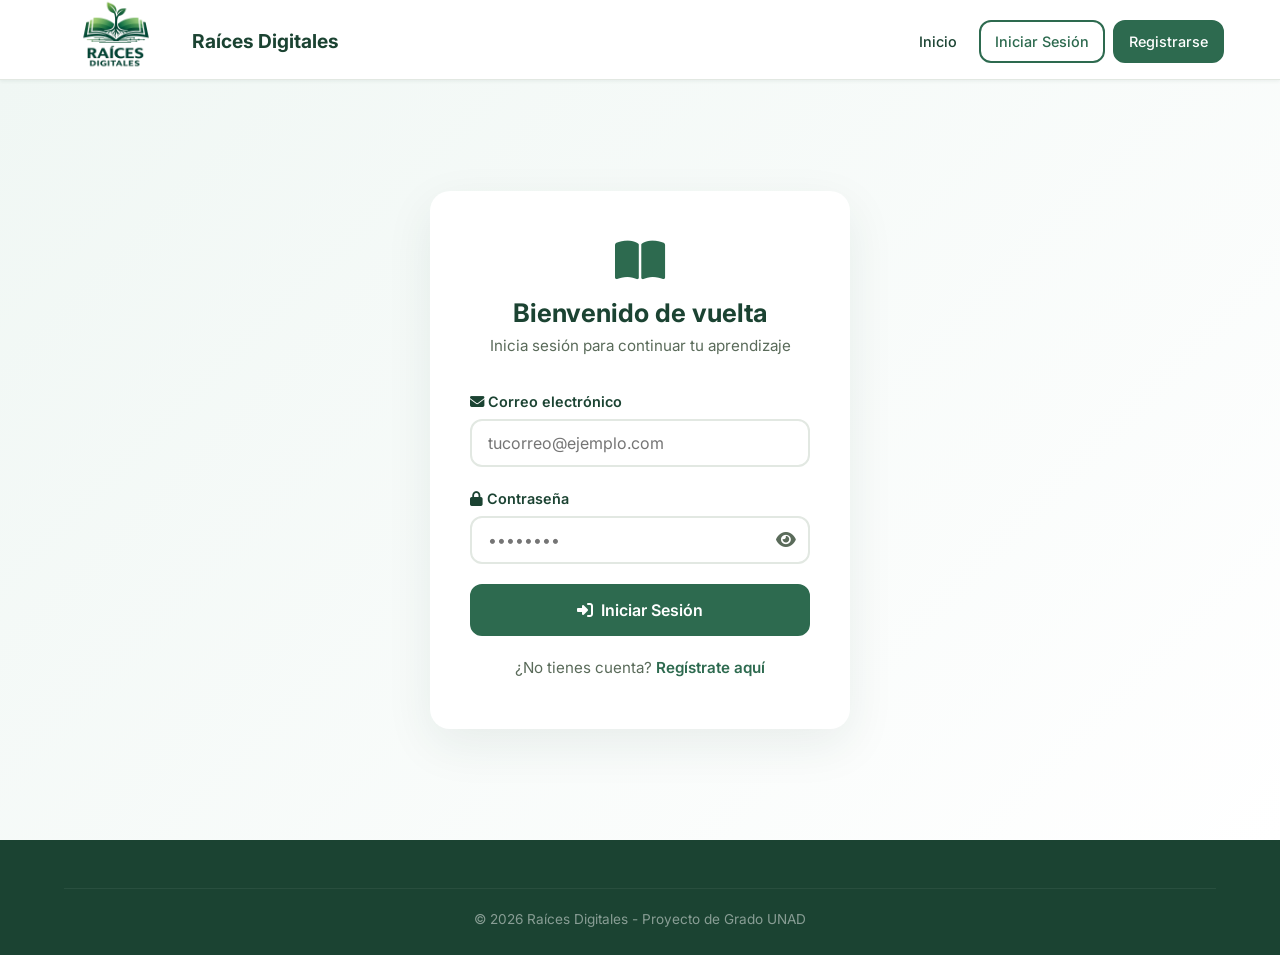
<file: raices-digitales/login.html>
<!DOCTYPE html>
<html lang="es">
<head>
    <meta charset="UTF-8" />
    <meta name="viewport" content="width=device-width, initial-scale=1.0" />
    <title>Iniciar Sesión - Raíces Digitales</title>
    <!-- ====== FAVICON ====== -->
    <link rel="icon" type="image/x-icon" href="favico.ico" />
    <link href="https://fonts.googleapis.com/css2?family=Inter:wght@300;400;500;600;700;800&display=swap" rel="stylesheet" />
    <link rel="stylesheet" href="https://cdnjs.cloudflare.com/ajax/libs/font-awesome/6.4.0/css/all.min.css" />
    <link rel="stylesheet" href="assets/css/styles.css" />
    <style>
        .auth-page {
            min-height: calc(100vh - 140px);
            display: flex;
            align-items: center;
            justify-content: center;
            padding: 40px 20px;
            background: linear-gradient(135deg, #F0F7F4 0%, #FFFFFF 100%);
        }

        .auth-card {
            background: var(--color-white);
            padding: 48px 40px;
            border-radius: var(--radius-lg);
            box-shadow: 0 16px 48px var(--color-shadow);
            max-width: 420px;
            width: 100%;
        }

        .auth-card .logo {
            text-align: center;
            margin-bottom: 32px;
        }

        .auth-card .logo i {
            font-size: 2.8rem;
            color: var(--color-primary);
        }

        .auth-card .logo h2 {
            font-size: 1.6rem;
            margin-top: 8px;
            color: var(--color-primary-dark);
        }

        .auth-card .logo p {
            color: var(--color-text-light);
            font-size: 0.95rem;
        }

        .form-group {
            margin-bottom: 20px;
        }

        .form-group label {
            display: block;
            font-weight: 600;
            margin-bottom: 6px;
            font-size: 0.9rem;
        }

        .form-group input {
            width: 100%;
            padding: 12px 16px;
            border: 2px solid var(--color-border);
            border-radius: var(--radius);
            font-size: 1rem;
            transition: var(--transition);
            font-family: var(--font-primary);
        }

        .form-group input:focus {
            outline: none;
            border-color: var(--color-primary);
            box-shadow: 0 0 0 4px rgba(45, 106, 79, 0.1);
        }

        .form-group input.input-error {
            border-color: #D9534F;
        }

        .form-group .error-text {
            color: #D9534F;
            font-size: 0.85rem;
            margin-top: 4px;
            display: none;
        }

        .form-group .error-text.show {
            display: block;
        }

        .auth-card .btn {
            width: 100%;
            justify-content: center;
            padding: 14px;
            font-size: 1rem;
        }

        .auth-footer {
            text-align: center;
            margin-top: 20px;
            color: var(--color-text-light);
            font-size: 0.95rem;
        }

        .auth-footer a {
            color: var(--color-primary);
            font-weight: 600;
        }

        .auth-footer a:hover {
            text-decoration: underline;
        }

        .password-toggle {
            position: relative;
        }

        .password-toggle input {
            padding-right: 48px;
        }

        .password-toggle .toggle-btn {
            position: absolute;
            right: 14px;
            top: 50%;
            transform: translateY(-50%);
            background: none;
            border: none;
            color: var(--color-text-light);
            cursor: pointer;
            font-size: 1.1rem;
        }

        .password-toggle .toggle-btn:hover {
            color: var(--color-primary);
        }
    </style>
</head>
<body>

<nav class="navbar navbar-custom" style="padding: 0 !important; min-height: auto !important; overflow: visible !important;">
    <div class="nav-container" style="height: 83px; padding: 0 16px; overflow: visible !important; position: relative;">
        <div class="nav-brand logo-container" style="display: flex; align-items: center; height: 150%; overflow: visible !important;">
            <img src="assets/img/logo-raices.png" alt="Raíces Digitales" class="logo-img" style="height: 120px; width: auto; z-index: 10; display: block;" />
            <span style="font-size: 1.2rem; line-height: 1; font-weight: 700; margin-left: 6px;">Raíces Digitales</span>
        </div>
        <div class="nav-links">
            <a href="index.html" class="active">Inicio</a>
            <a href="login.html" class="btn btn-outline btn-sm">Iniciar Sesión</a>
            <a href="register.html" class="btn btn-primary btn-sm">Registrarse</a>
        </div>
        <button class="nav-toggle" id="navToggle">
            <i class="fas fa-bars"></i>
        </button>
    </div>
</nav>

    <section class="auth-page">
        <div class="auth-card">
            <div class="logo">
                <i class="fas fa-book-open"></i>
                <h2>Bienvenido de vuelta</h2>
                <p>Inicia sesión para continuar tu aprendizaje</p>
            </div>

            <form id="loginForm" novalidate>
                <div class="form-group">
                    <label for="email"><i class="fas fa-envelope"></i> Correo electrónico</label>
                    <input type="email" id="email" placeholder="tucorreo@ejemplo.com" required />
                    <div class="error-text" id="emailError">Por favor ingresa un correo válido</div>
                </div>

                <div class="form-group">
                    <label for="password"><i class="fas fa-lock"></i> Contraseña</label>
                    <div class="password-toggle">
                        <input type="password" id="password" placeholder="••••••••" required />
                        <button type="button" class="toggle-btn" id="togglePassword">
                            <i class="fas fa-eye"></i>
                        </button>
                    </div>
                    <div class="error-text" id="passwordError">La contraseña es requerida</div>
                </div>

                <button type="submit" class="btn btn-primary">
                    <i class="fas fa-sign-in-alt"></i> Iniciar Sesión
                </button>
            </form>

            <div class="auth-footer">
                ¿No tienes cuenta? <a href="register.html">Regístrate aquí</a>
            </div>
        </div>
    </section>

    <footer class="footer">
        <div class="container">
            <div class="footer-bottom">
                <p>&copy; 2026 Raíces Digitales - Proyecto de Grado UNAD</p>
            </div>
        </div>
    </footer>

    <script src="assets/js/utils.js"></script>
    <script src="assets/js/app.js"></script>
    <script src="assets/js/auth.js"></script>
</body>
</html>
</file>
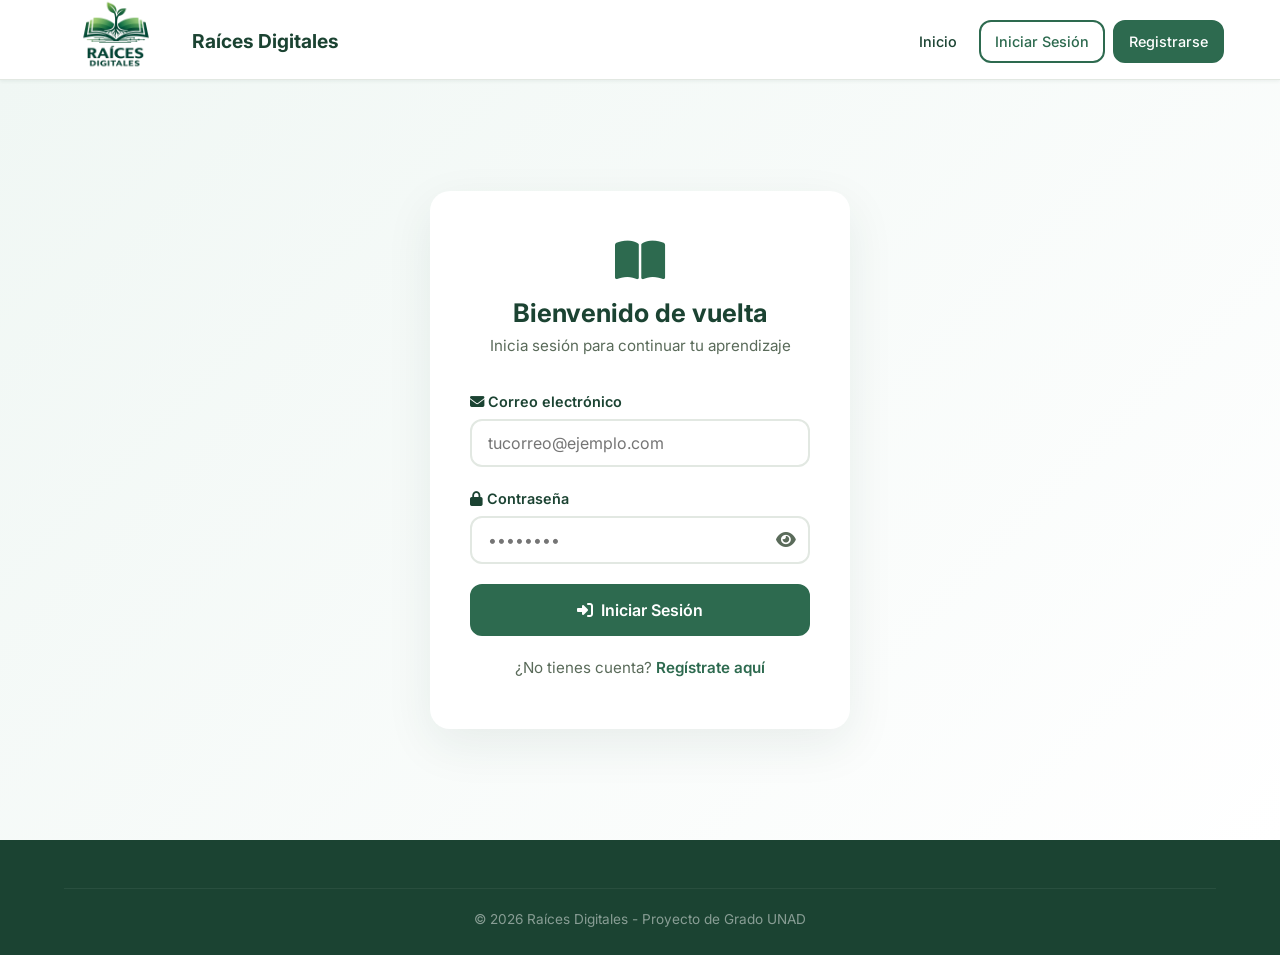
<file: raices-digitales/profile.html>
<!DOCTYPE html>
<html lang="es">
<head>
    <meta charset="UTF-8" />
    <meta name="viewport" content="width=device-width, initial-scale=1.0" />
    <title>Mi Perfil - Raíces Digitales</title>
    <!-- ====== FAVICON ====== -->
    <link rel="icon" type="image/x-icon" href="favico.ico" />
    <link href="https://fonts.googleapis.com/css2?family=Inter:wght@300;400;500;600;700;800&display=swap" rel="stylesheet" />
    <link rel="stylesheet" href="https://cdnjs.cloudflare.com/ajax/libs/font-awesome/6.4.0/css/all.min.css" />
    <link rel="stylesheet" href="assets/css/styles.css" />
    <style>
        .profile-page {
            padding: 40px 0 60px;
            background: var(--color-background);
            min-height: calc(100vh - 140px);
        }

        .profile-header {
            display: flex;
            align-items: center;
            gap: 30px;
            background: var(--color-white);
            padding: 32px 40px;
            border-radius: var(--radius-lg);
            box-shadow: 0 2px 12px var(--color-shadow);
            border: 1px solid var(--color-border);
            margin-bottom: 32px;
            flex-wrap: wrap;
        }

        .profile-avatar {
            width: 100px;
            height: 100px;
            border-radius: 50%;
            background: var(--color-primary);
            color: white;
            display: flex;
            align-items: center;
            justify-content: center;
            font-size: 3rem;
            font-weight: 700;
            flex-shrink: 0;
        }

        .profile-info h1 {
            font-size: 1.8rem;
            margin-bottom: 4px;
        }

        .profile-info .email {
            color: var(--color-text-light);
            font-size: 1rem;
        }

        .profile-info .meta {
            display: flex;
            gap: 20px;
            margin-top: 8px;
            flex-wrap: wrap;
            font-size: 0.9rem;
            color: var(--color-text-light);
        }

        .profile-info .meta span {
            display: flex;
            align-items: center;
            gap: 6px;
        }

        .profile-grid {
            display: grid;
            grid-template-columns: 1fr 1fr;
            gap: 24px;
        }

        .profile-card {
            background: var(--color-white);
            padding: 24px;
            border-radius: var(--radius);
            box-shadow: 0 2px 12px var(--color-shadow);
            border: 1px solid var(--color-border);
        }

        .profile-card .card-title {
            font-size: 1.1rem;
            font-weight: 600;
            margin-bottom: 16px;
            display: flex;
            align-items: center;
            gap: 10px;
        }

        .profile-card .card-title i {
            color: var(--color-primary);
        }

        .form-group {
            margin-bottom: 16px;
        }

        .form-group label {
            display: block;
            font-weight: 600;
            font-size: 0.9rem;
            margin-bottom: 4px;
        }

        .form-group input {
            width: 100%;
            padding: 10px 14px;
            border: 2px solid var(--color-border);
            border-radius: var(--radius);
            font-size: 1rem;
            transition: var(--transition);
            font-family: var(--font-primary);
        }

        .form-group input:focus {
            outline: none;
            border-color: var(--color-primary);
            box-shadow: 0 0 0 4px rgba(45, 106, 79, 0.1);
        }

        .form-group input:disabled {
            background: var(--color-background);
            cursor: not-allowed;
        }

        .form-row {
            display: grid;
            grid-template-columns: 1fr 1fr;
            gap: 16px;
        }

        .stat-item {
            display: flex;
            justify-content: space-between;
            padding: 8px 0;
            border-bottom: 1px solid var(--color-border);
            font-size: 0.95rem;
        }

        .stat-item:last-child {
            border-bottom: none;
        }

        .stat-item .label {
            color: var(--color-text-light);
        }

        .stat-item .value {
            font-weight: 600;
        }

        .stat-item .value.completed {
            color: #2D8B4E;
        }

        .stat-item .value.pending {
            color: #F0AD4E;
        }

        .btn-danger-outline {
            background: transparent;
            color: #D9534F;
            border: 2px solid #D9534F;
        }

        .btn-danger-outline:hover {
            background: #D9534F;
            color: white;
            transform: translateY(-2px);
        }

        .btn-export {
            background: transparent;
            color: var(--color-primary);
            border: 2px solid var(--color-primary);
        }

        .btn-export:hover {
            background: var(--color-primary);
            color: white;
            transform: translateY(-2px);
        }

        .profile-actions {
            display: flex;
            gap: 12px;
            flex-wrap: wrap;
            margin-top: 8px;
        }

        @media (max-width: 768px) {
            .profile-grid {
                grid-template-columns: 1fr;
            }

            .profile-header {
                flex-direction: column;
                text-align: center;
                padding: 24px 20px;
            }

            .profile-info .meta {
                justify-content: center;
            }

            .form-row {
                grid-template-columns: 1fr;
            }
        }
    </style>
</head>
<body>

    <nav class="navbar navbar-custom" style="padding: 0 !important; min-height: auto !important; overflow: visible !important;">
        <div class="nav-container" style="height: 83px; padding: 0 16px; overflow: visible !important; position: relative;">
            <div class="nav-brand logo-container" style="display: flex; align-items: center; height: 150%; overflow: visible !important;">
            <img src="assets/img/logo-raices.png" alt="Raíces Digitales" class="logo-img" style="height: 120px; width: auto; z-index: 10; display: block;" />
            <span style="font-size: 1.2rem; line-height: 1; font-weight: 700; margin-left: 6px;">Raíces Digitales</span>
        </div>
            <div class="nav-links">
                <!-- Se carga dinámicamente con app.js -->
            </div>
            <button class="nav-toggle" id="navToggle">
                <i class="fas fa-bars"></i>
            </button>
        </div>
    </nav>

    <section class="profile-page">
        <div class="container">
            <!-- Header del perfil -->
            <div class="profile-header" id="profileHeader">
                <!-- Se llena dinámicamente -->
            </div>

            <!-- Grid de perfil -->
            <div class="profile-grid">
                <!-- Información personal -->
                <div class="profile-card">
                    <div class="card-title">
                        <i class="fas fa-user-edit"></i>
                        Información personal
                    </div>
                    <form id="profileForm">
                        <div class="form-group">
                            <label for="profileName"><i class="fas fa-user"></i> Nombre completo</label>
                            <input type="text" id="profileName" />
                        </div>
                        <div class="form-group">
                            <label for="profileEmail"><i class="fas fa-envelope"></i> Correo electrónico</label>
                            <input type="email" id="profileEmail" disabled />
                        </div>
                        <div class="form-group">
                            <label for="profilePassword"><i class="fas fa-lock"></i> Nueva contraseña (opcional)</label>
                            <input type="password" id="profilePassword" placeholder="Dejar en blanco para no cambiar" />
                        </div>
                        <button type="submit" class="btn btn-primary" style="width:100%;justify-content:center;">
                            <i class="fas fa-save"></i> Actualizar perfil
                        </button>
                    </form>
                </div>

                <!-- Estadísticas y datos -->
                <div class="profile-card">
                    <div class="card-title">
                        <i class="fas fa-chart-pie"></i>
                        Estadísticas de aprendizaje
                    </div>
                    <div id="profileStats">
                        <!-- Se llena dinámicamente -->
                    </div>

                    <div style="margin-top:20px;padding-top:20px;border-top:1px solid var(--color-border);">
                        <div class="card-title" style="margin-bottom:12px;">
                            <i class="fas fa-tools"></i>
                            Acciones
                        </div>
                        <div class="profile-actions">
                            <button class="btn btn-export btn-sm" onclick="exportData()">
                                <i class="fas fa-download"></i> Exportar datos
                            </button>
                            <button class="btn btn-danger-outline btn-sm" onclick="deleteAccount()">
                                <i class="fas fa-trash-alt"></i> Eliminar cuenta
                            </button>
                        </div>
                    </div>
                </div>
            </div>
        </div>
    </section>

    <footer class="footer">
        <div class="container">
            <div class="footer-bottom">
                <p>&copy; 2026 Raíces Digitales - Proyecto de Grado UNAD</p>
            </div>
        </div>
    </footer>

    <script src="assets/js/utils.js"></script>
    <script src="assets/js/app.js"></script>
    <script src="assets/js/profile.js"></script>
</body>
</html>
</file>
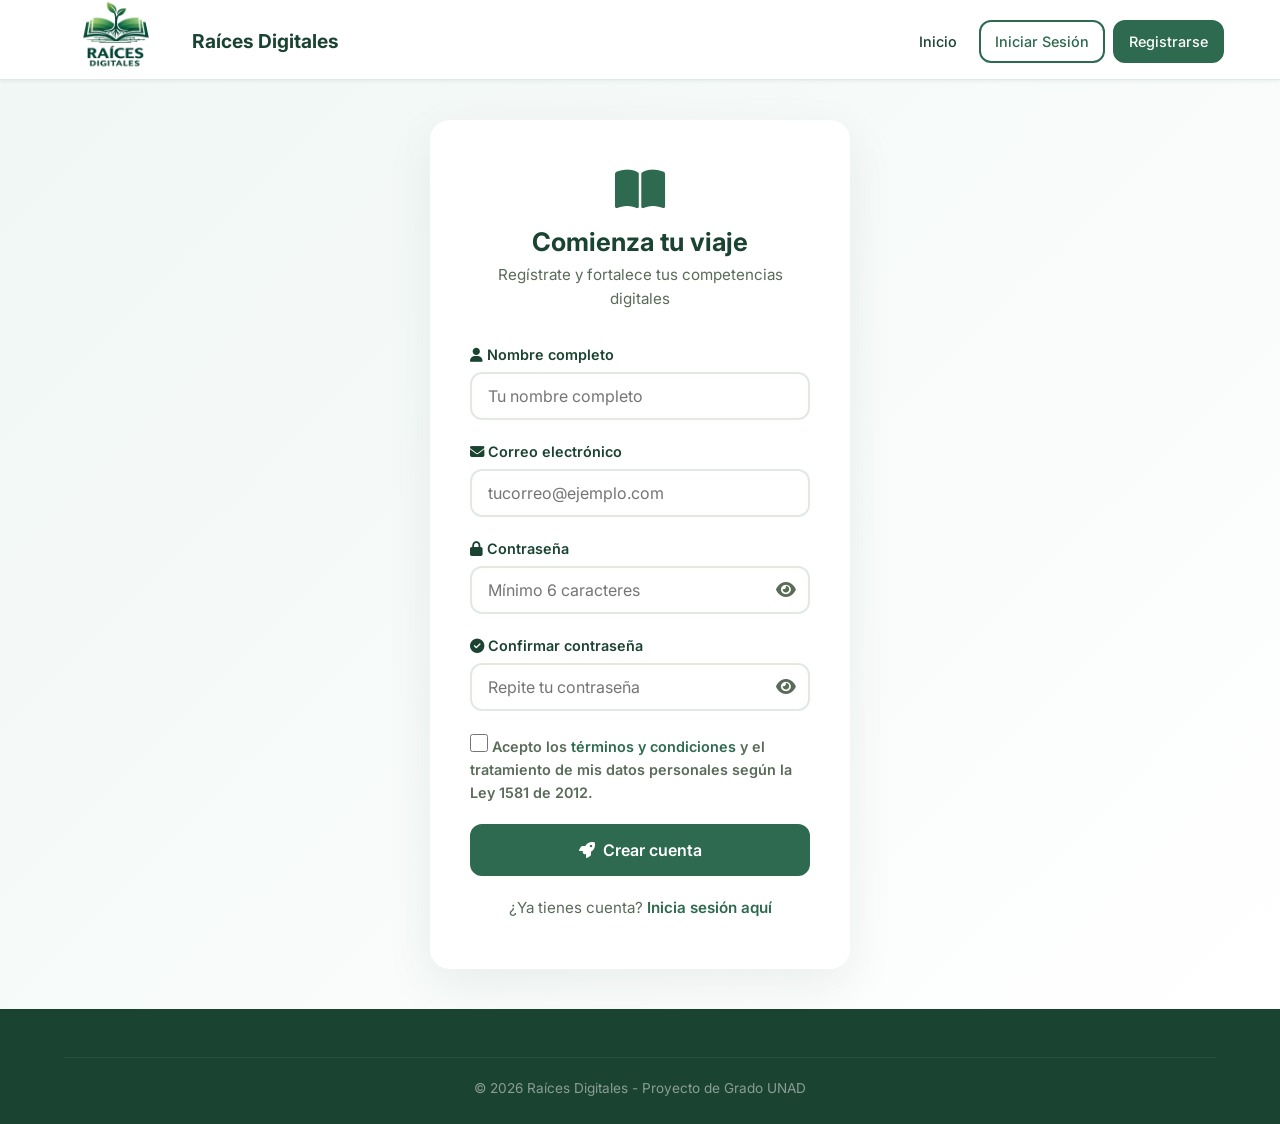
<file: raices-digitales/register.html>
<!DOCTYPE html>
<html lang="es">
<head>
    <meta charset="UTF-8" />
    <meta name="viewport" content="width=device-width, initial-scale=1.0" />
    <title>Registro - Raíces Digitales</title>
    <!-- ====== FAVICON ====== -->
    <link rel="icon" type="image/x-icon" href="favico.ico" />
    <link href="https://fonts.googleapis.com/css2?family=Inter:wght@300;400;500;600;700;800&display=swap" rel="stylesheet" />
    <link rel="stylesheet" href="https://cdnjs.cloudflare.com/ajax/libs/font-awesome/6.4.0/css/all.min.css" />
    <link rel="stylesheet" href="assets/css/styles.css" />
    <style>
        /* Reutilizamos los estilos de login.html */
        .auth-page {
            min-height: calc(100vh - 140px);
            display: flex;
            align-items: center;
            justify-content: center;
            padding: 40px 20px;
            background: linear-gradient(135deg, #F0F7F4 0%, #FFFFFF 100%);
        }

        .auth-card {
            background: var(--color-white);
            padding: 48px 40px;
            border-radius: var(--radius-lg);
            box-shadow: 0 16px 48px var(--color-shadow);
            max-width: 420px;
            width: 100%;
        }

        .auth-card .logo {
            text-align: center;
            margin-bottom: 32px;
        }

        .auth-card .logo i {
            font-size: 2.8rem;
            color: var(--color-primary);
        }

        .auth-card .logo h2 {
            font-size: 1.6rem;
            margin-top: 8px;
            color: var(--color-primary-dark);
        }

        .auth-card .logo p {
            color: var(--color-text-light);
            font-size: 0.95rem;
        }

        .form-group {
            margin-bottom: 20px;
        }

        .form-group label {
            display: block;
            font-weight: 600;
            margin-bottom: 6px;
            font-size: 0.9rem;
        }

        .form-group input {
            width: 100%;
            padding: 12px 16px;
            border: 2px solid var(--color-border);
            border-radius: var(--radius);
            font-size: 1rem;
            transition: var(--transition);
            font-family: var(--font-primary);
        }

        .form-group input:focus {
            outline: none;
            border-color: var(--color-primary);
            box-shadow: 0 0 0 4px rgba(45, 106, 79, 0.1);
        }

        .form-group input.input-error {
            border-color: #D9534F;
        }

        .form-group .error-text {
            color: #D9534F;
            font-size: 0.85rem;
            margin-top: 4px;
            display: none;
        }

        .form-group .error-text.show {
            display: block;
        }

        .auth-card .btn {
            width: 100%;
            justify-content: center;
            padding: 14px;
            font-size: 1rem;
        }

        .auth-footer {
            text-align: center;
            margin-top: 20px;
            color: var(--color-text-light);
            font-size: 0.95rem;
        }

        .auth-footer a {
            color: var(--color-primary);
            font-weight: 600;
        }

        .auth-footer a:hover {
            text-decoration: underline;
        }

        .password-toggle {
            position: relative;
        }

        .password-toggle input {
            padding-right: 48px;
        }

        .password-toggle .toggle-btn {
            position: absolute;
            right: 14px;
            top: 50%;
            transform: translateY(-50%);
            background: none;
            border: none;
            color: var(--color-text-light);
            cursor: pointer;
            font-size: 1.1rem;
        }

        .password-toggle .toggle-btn:hover {
            color: var(--color-primary);
        }

        .checkbox-group {
            display: flex;
            align-items: flex-start;
            gap: 10px;
            font-size: 0.9rem;
            color: var(--color-text-light);
        }

        .checkbox-group input[type="checkbox"] {
            width: 18px;
            height: 18px;
            margin-top: 3px;
            accent-color: var(--color-primary);
            flex-shrink: 0;
        }
    </style>
</head>
<body>

<nav class="navbar navbar-custom" style="padding: 0 !important; min-height: auto !important; overflow: visible !important;">
    <div class="nav-container" style="height: 83px; padding: 0 16px; overflow: visible !important; position: relative;">
        <div class="nav-brand logo-container" style="display: flex; align-items: center; height: 150%; overflow: visible !important;">
            <img src="assets/img/logo-raices.png" alt="Raíces Digitales" class="logo-img" style="height: 120px; width: auto; z-index: 10; display: block;" />
            <span style="font-size: 1.2rem; line-height: 1; font-weight: 700; margin-left: 6px;">Raíces Digitales</span>
        </div>
        <div class="nav-links">
            <a href="index.html" class="active">Inicio</a>
            <a href="login.html" class="btn btn-outline btn-sm">Iniciar Sesión</a>
            <a href="register.html" class="btn btn-primary btn-sm">Registrarse</a>
        </div>
        <button class="nav-toggle" id="navToggle">
            <i class="fas fa-bars"></i>
        </button>
    </div>
</nav>

    <section class="auth-page">
        <div class="auth-card">
            <div class="logo">
                <i class="fas fa-book-open"></i>
                <h2>Comienza tu viaje</h2>
                <p>Regístrate y fortalece tus competencias digitales</p>
            </div>

            <form id="registerForm" novalidate>
                <div class="form-group">
                    <label for="name"><i class="fas fa-user"></i> Nombre completo</label>
                    <input type="text" id="name" placeholder="Tu nombre completo" required />
                    <div class="error-text" id="nameError">El nombre es requerido</div>
                </div>

                <div class="form-group">
                    <label for="email"><i class="fas fa-envelope"></i> Correo electrónico</label>
                    <input type="email" id="email" placeholder="tucorreo@ejemplo.com" required />
                    <div class="error-text" id="emailError">Ingresa un correo válido</div>
                </div>

                <div class="form-group">
                    <label for="password"><i class="fas fa-lock"></i> Contraseña</label>
                    <div class="password-toggle">
                        <input type="password" id="password" placeholder="Mínimo 6 caracteres" required />
                        <button type="button" class="toggle-btn" id="togglePassword">
                            <i class="fas fa-eye"></i>
                        </button>
                    </div>
                    <div class="error-text" id="passwordError">La contraseña debe tener al menos 6 caracteres</div>
                </div>

                <div class="form-group">
                    <label for="confirmPassword"><i class="fas fa-check-circle"></i> Confirmar contraseña</label>
                    <div class="password-toggle">
                        <input type="password" id="confirmPassword" placeholder="Repite tu contraseña" required />
                        <button type="button" class="toggle-btn" id="toggleConfirmPassword">
                            <i class="fas fa-eye"></i>
                        </button>
                    </div>
                    <div class="error-text" id="confirmPasswordError">Las contraseñas no coinciden</div>
                </div>

                <div class="form-group">
                    <label class="checkbox-group">
                        <input type="checkbox" id="terms" required />
                        <span>Acepto los <a href="#" style="color:var(--color-primary);">términos y condiciones</a> y el tratamiento de mis datos personales según la Ley 1581 de 2012.</span>
                    </label>
                    <div class="error-text" id="termsError">Debes aceptar los términos para continuar</div>
                </div>

                <button type="submit" class="btn btn-primary">
                    <i class="fas fa-rocket"></i> Crear cuenta
                </button>
            </form>

            <div class="auth-footer">
                ¿Ya tienes cuenta? <a href="login.html">Inicia sesión aquí</a>
            </div>
        </div>
    </section>

    <footer class="footer">
        <div class="container">
            <div class="footer-bottom">
                <p>&copy; 2026 Raíces Digitales - Proyecto de Grado UNAD</p>
            </div>
        </div>
    </footer>

    <script src="assets/js/utils.js"></script>
    <script src="assets/js/app.js"></script>
    <script src="assets/js/auth.js"></script>
</body>
</html>
</file>
<file: raices-digitales/assets/css/styles.css>
/* ============================================
   RAÍCES DIGITALES - ESTILOS GLOBALES
   Versión optimizada con mejoras visuales
============================================ */

/* --- Variables mejoradas --- */
:root {
    --color-primary: #2D6A4F;
    --color-primary-light: #52B788;
    --color-primary-dark: #1B4332;
    --color-primary-lighter: #95D5B2;
    --color-accent: #40916C;
    --color-background: #F0F4F2;
    --color-white: #FFFFFF;
    --color-text: #1B4332;
    --color-text-light: #5A6B5A;
    --color-text-lighter: #8A9B8A;
    --color-shadow: rgba(27, 67, 50, 0.08);
    --color-shadow-hover: rgba(27, 67, 50, 0.15);
    --color-border: #E2E8E2;
    --color-success: #2D8B4E;
    --color-warning: #F0AD4E;
    --color-danger: #D9534F;
    --color-info: #0D47A1;
    --radius: 12px;
    --radius-lg: 20px;
    --radius-xl: 28px;
    --transition: all 0.3s cubic-bezier(0.4, 0, 0.2, 1);
    --font-primary: 'Inter', -apple-system, BlinkMacSystemFont, 'Segoe UI', Roboto, sans-serif;
    --shadow-sm: 0 2px 8px var(--color-shadow);
    --shadow-md: 0 4px 16px var(--color-shadow);
    --shadow-lg: 0 8px 32px var(--color-shadow-hover);
    --shadow-xl: 0 16px 48px var(--color-shadow-hover);
}

/* --- Reset mejorado --- */
* {
    margin: 0;
    padding: 0;
    box-sizing: border-box;
}

html {
    scroll-behavior: smooth;
    -webkit-font-smoothing: antialiased;
    -moz-osx-font-smoothing: grayscale;
}

body {
    font-family: var(--font-primary);
    background-color: var(--color-background);
    color: var(--color-text);
    line-height: 1.6;
    min-height: 100vh;
    display: flex;
    flex-direction: column;
}

a {
    text-decoration: none;
    color: inherit;
}

img {
    max-width: 100%;
    height: auto;
}

/* --- Scrollbar personalizada --- */
::-webkit-scrollbar {
    width: 8px;
    height: 8px;
}

::-webkit-scrollbar-track {
    background: var(--color-background);
    border-radius: 50px;
}

::-webkit-scrollbar-thumb {
    background: var(--color-primary-light);
    border-radius: 50px;
}

::-webkit-scrollbar-thumb:hover {
    background: var(--color-primary);
}

/* --- Container --- */
.container {
    max-width: 1200px;
    margin: 0 auto;
    padding: 0 24px;
}

/* --- Animaciones globales --- */
@keyframes fadeIn {
    from {
        opacity: 0;
        transform: translateY(20px);
    }
    to {
        opacity: 1;
        transform: translateY(0);
    }
}

@keyframes slideIn {
    from {
        transform: translateX(100%);
        opacity: 0;
    }
    to {
        transform: translateX(0);
        opacity: 1;
    }
}

@keyframes slideOut {
    from {
        transform: translateX(0);
        opacity: 1;
    }
    to {
        transform: translateX(100%);
        opacity: 0;
    }
}

@keyframes pulse {
    0%, 100% {
        transform: scale(1);
    }
    50% {
        transform: scale(1.05);
    }
}

@keyframes shimmer {
    0% {
        background-position: -200% center;
    }
    100% {
        background-position: 200% center;
    }
}

.fade-in {
    animation: fadeIn 0.5s ease forwards;
}

/* --- Botones mejorados --- */
.btn {
    display: inline-flex;
    align-items: center;
    justify-content: center;
    gap: 8px;
    padding: 10px 24px;
    border-radius: var(--radius);
    font-weight: 600;
    font-size: 0.95rem;
    cursor: pointer;
    transition: var(--transition);
    border: 2px solid transparent;
    text-decoration: none;
    font-family: var(--font-primary);
    position: relative;
    overflow: hidden;
}

.btn:active {
    transform: scale(0.96);
}

.btn-primary {
    background-color: var(--color-primary);
    color: var(--color-white);
    border-color: var(--color-primary);
}

.btn-primary:hover {
    background-color: var(--color-primary-dark);
    border-color: var(--color-primary-dark);
    transform: translateY(-2px);
    box-shadow: var(--shadow-lg);
}

.btn-primary:disabled {
    opacity: 0.5;
    cursor: not-allowed;
    transform: none !important;
    box-shadow: none !important;
}

.btn-outline {
    background-color: transparent;
    color: var(--color-primary);
    border-color: var(--color-primary);
}

.btn-outline:hover {
    background-color: var(--color-primary);
    color: var(--color-white);
    transform: translateY(-2px);
    box-shadow: var(--shadow-lg);
}

.btn-success {
    background-color: var(--color-success);
    color: var(--color-white);
    border-color: var(--color-success);
}

.btn-success:hover {
    background-color: #1F6B3A;
    border-color: #1F6B3A;
    transform: translateY(-2px);
    box-shadow: var(--shadow-lg);
}

.btn-danger {
    background-color: var(--color-danger);
    color: var(--color-white);
    border-color: var(--color-danger);
}

.btn-danger:hover {
    background-color: #C9302C;
    border-color: #C9302C;
    transform: translateY(-2px);
    box-shadow: var(--shadow-lg);
}

.btn-warning {
    background-color: var(--color-warning);
    color: var(--color-white);
    border-color: var(--color-warning);
}

.btn-warning:hover {
    background-color: #D98C2E;
    border-color: #D98C2E;
    transform: translateY(-2px);
    box-shadow: var(--shadow-lg);
}

.btn-lg {
    padding: 14px 32px;
    font-size: 1.05rem;
}

.btn-sm {
    padding: 6px 16px;
    font-size: 0.85rem;
}

.btn .btn-spinner {
    display: none;
    width: 18px;
    height: 18px;
    border: 2px solid rgba(255,255,255,0.3);
    border-top-color: white;
    border-radius: 50%;
    animation: spin 0.6s linear infinite;
}

@keyframes spin {
    to { transform: rotate(360deg); }
}

.btn.loading .btn-spinner {
    display: inline-block;
}

.btn.loading .btn-text {
    display: none;
}

/* --- Navbar mejorada --- */
.navbar {
    background: rgba(255, 255, 255, 0.95);
    backdrop-filter: blur(10px);
    -webkit-backdrop-filter: blur(10px);
    box-shadow: 0 1px 4px var(--color-shadow);
    position: sticky;
    top: 0;
    z-index: 1000;
    padding: 0px 0;            /* ← Vertical: 0px */
    border-bottom: 1px solid var(--color-border);
}

.nav-container {
    max-width: 1200px;
    margin: 0 auto;
    padding: 0 24px;
    display: flex;
    justify-content: space-between;
    align-items: center;
}

.nav-brand {
    display: flex;
    align-items: center;
    gap: 10px;
    font-size: 1.25rem;
    font-weight: 800;
    color: var(--color-primary-dark);
    transition: var(--transition);
}

.nav-brand:hover {
    color: var(--color-primary);
}

.nav-brand i {
    font-size: 1.5rem;
    color: var(--color-primary);
    transition: var(--transition);
}

.nav-brand:hover i {
    transform: rotate(-5deg) scale(1.05);
}

.nav-links {
    display: flex;
    align-items: center;
    gap: 8px;
}

.nav-links a {
    font-weight: 500;
    padding: 8px 14px;
    border-radius: var(--radius);
    transition: var(--transition);
    font-size: 0.9rem;
}

.nav-links a:hover:not(.btn) {
    background-color: var(--color-background);
    color: var(--color-primary);
}

.nav-links a.active {
    color: var(--color-primary);
    font-weight: 600;
    background: rgba(45, 106, 79, 0.08);
}

.nav-links a i {
    margin-right: 4px;
}

.nav-toggle {
    display: none;
    background: none;
    border: none;
    font-size: 1.5rem;
    color: var(--color-primary-dark);
    cursor: pointer;
    padding: 4px;
    border-radius: var(--radius);
    transition: var(--transition);
}

.nav-toggle:hover {
    background: var(--color-background);
}

/* --- Footer --- */
.footer {
    background: var(--color-primary-dark);
    color: rgba(255, 255, 255, 0.8);
    padding: 48px 0 24px;
    margin-top: auto;
}

.footer-content {
    display: grid;
    grid-template-columns: 2fr 1fr 1fr;
    gap: 40px;
    margin-bottom: 32px;
}

.footer-brand i {
    font-size: 2rem;
    color: var(--color-primary-light);
}

.footer-brand span {
    font-size: 1.3rem;
    font-weight: 700;
    color: var(--color-white);
}

.footer-brand p {
    margin-top: 8px;
    font-size: 0.95rem;
    max-width: 320px;
    opacity: 0.8;
}

.footer-links h4,
.footer-contact h4 {
    color: var(--color-white);
    margin-bottom: 12px;
    font-size: 1rem;
}

.footer-links a {
    display: block;
    margin-bottom: 8px;
    transition: var(--transition);
    opacity: 0.8;
}

.footer-links a:hover {
    opacity: 1;
    color: var(--color-primary-light);
    padding-left: 4px;
}

.footer-contact p {
    margin-bottom: 8px;
    display: flex;
    align-items: center;
    gap: 10px;
    opacity: 0.8;
}

.footer-bottom {
    border-top: 1px solid rgba(255, 255, 255, 0.1);
    padding-top: 20px;
    text-align: center;
    font-size: 0.85rem;
    opacity: 0.6;
}

/* --- Notificaciones mejoradas --- */
.notification {
    position: fixed;
    top: 80px;
    right: 24px;
    padding: 16px 24px;
    border-radius: var(--radius);
    font-weight: 500;
    box-shadow: var(--shadow-xl);
    z-index: 9999;
    max-width: 400px;
    font-family: var(--font-primary);
    animation: slideIn 0.3s ease;
    border: 1px solid rgba(255,255,255,0.2);
}

.notification-success {
    background: var(--color-success);
    color: white;
}

.notification-error {
    background: var(--color-danger);
    color: white;
}

.notification-info {
    background: var(--color-primary);
    color: white;
}

.notification-warning {
    background: var(--color-warning);
    color: white;
}

.notification .notification-close {
    background: none;
    border: none;
    color: rgba(255,255,255,0.7);
    cursor: pointer;
    font-size: 1.1rem;
    margin-left: 12px;
    transition: var(--transition);
}

.notification .notification-close:hover {
    color: white;
    transform: rotate(90deg);
}

/* --- Card mejorada --- */
.card {
    background: var(--color-white);
    border-radius: var(--radius);
    padding: 24px;
    box-shadow: var(--shadow-sm);
    border: 1px solid var(--color-border);
    transition: var(--transition);
}

.card:hover {
    box-shadow: var(--shadow-md);
}

.card-title {
    font-size: 1.05rem;
    font-weight: 600;
    margin-bottom: 16px;
    display: flex;
    align-items: center;
    gap: 10px;
}

.card-title i {
    color: var(--color-primary);
    font-size: 1.1rem;
}

/* --- Estado vacío mejorado --- */
.empty-state {
    text-align: center;
    padding: 40px 20px;
    color: var(--color-text-light);
}

.empty-state i {
    font-size: 3rem;
    color: var(--color-border);
    margin-bottom: 12px;
}

.empty-state h4 {
    color: var(--color-text);
    margin-bottom: 4px;
    font-size: 1.05rem;
}

.empty-state p {
    font-size: 0.9rem;
    max-width: 400px;
    margin: 0 auto;
}

/* --- Badge de nivel --- */
.level-badge {
    display: inline-block;
    padding: 6px 20px;
    border-radius: 50px;
    font-weight: 600;
    font-size: 0.85rem;
}

.level-badge.basico {
    background: #FFF3E0;
    color: #E65100;
}

.level-badge.intermedio {
    background: #E3F2FD;
    color: #0D47A1;
}

.level-badge.avanzado {
    background: #E8F5E9;
    color: #1B5E20;
}

.level-badge.sin-evaluar {
    background: #F5F5F5;
    color: #757575;
}

/* --- Tags de área --- */
.area-tag {
    display: inline-block;
    padding: 2px 12px;
    border-radius: 50px;
    font-size: 0.7rem;
    font-weight: 600;
}

.area-tag.information {
    background: #E3F2FD;
    color: #0D47A1;
}

.area-tag.communication {
    background: #E8F5E9;
    color: #1B5E20;
}

.area-tag.content {
    background: #FFF3E0;
    color: #E65100;
}

.area-tag.security {
    background: #FCE4EC;
    color: #880E4F;
}

.area-tag.problemSolving {
    background: #F3E5F5;
    color: #4A148C;
}

/* --- Progreso mejorado --- */
.progress-item {
    margin-bottom: 14px;
}

.progress-item:last-child {
    margin-bottom: 0;
}

.progress-item .progress-label {
    display: flex;
    justify-content: space-between;
    font-size: 0.85rem;
    font-weight: 500;
    margin-bottom: 4px;
}

.progress-bar {
    height: 8px;
    background: var(--color-border);
    border-radius: 50px;
    overflow: hidden;
    position: relative;
}

.progress-bar .progress-fill {
    height: 100%;
    border-radius: 50px;
    background: linear-gradient(90deg, var(--color-primary-light), var(--color-primary));
    transition: width 0.8s cubic-bezier(0.4, 0, 0.2, 1);
    width: 0%;
    position: relative;
}

.progress-bar .progress-fill::after {
    content: '';
    position: absolute;
    top: 0;
    left: 0;
    right: 0;
    bottom: 0;
    background: linear-gradient(90deg, transparent, rgba(255,255,255,0.3), transparent);
    background-size: 200% 100%;
    animation: shimmer 2s infinite;
}

/* --- Responsive mejorado --- */
@media (max-width: 992px) {
    .footer-content {
        grid-template-columns: 1fr 1fr;
    }
}

@media (max-width: 768px) {
    .nav-links {
        display: none;
        flex-direction: column;
        width: 100%;
        padding: 16px 0;
        background: var(--color-white);
        border-top: 1px solid var(--color-border);
        position: absolute;
        top: 100%;
        left: 0;
        gap: 4px;
    }

    .nav-links.open {
        display: flex;
        animation: fadeIn 0.3s ease;
    }

    .nav-links a {
        width: 100%;
        text-align: center;
        padding: 10px;
    }

    .nav-links .btn {
        width: 100%;
        justify-content: center;
    }

    .nav-toggle {
        display: block;
    }

    .footer-content {
        grid-template-columns: 1fr;
        gap: 24px;
    }

    .notification {
        top: 70px;
        right: 12px;
        left: 12px;
        max-width: 100%;
    }

    .container {
        padding: 0 16px;
    }
}

@media (max-width: 480px) {
    .btn-lg {
        padding: 12px 20px;
        font-size: 0.9rem;
    }

    .card {
        padding: 16px;
    }

    .nav-brand {
        font-size: 1.1rem;
    }

    .nav-brand i {
        font-size: 1.3rem;
    }
}

/* ============================================
   ESTILOS ADICIONALES PARA EL INDEX
============================================ */

/* Badge */
.badge {
    display: inline-block;
    background: rgba(45, 106, 79, 0.12);
    color: var(--color-primary);
    padding: 6px 18px;
    border-radius: 50px;
    font-size: 0.8rem;
    font-weight: 600;
    margin-bottom: 20px;
    letter-spacing: 0.5px;
}

.badge i {
    margin-right: 6px;
}

/* CTA Section (si no está definida) */
.cta-section {
    padding: 60px 0;
    background: linear-gradient(135deg, var(--color-primary-dark), var(--color-primary));
    color: white;
    text-align: center;
}

.cta-section h2 {
    font-size: 2rem;
    font-weight: 700;
    margin-bottom: 12px;
}

.cta-section p {
    font-size: 1.05rem;
    opacity: 0.85;
    max-width: 500px;
    margin: 0 auto 24px;
}

.cta-section .btn {
    background: white;
    color: var(--color-primary);
    border-color: white;
}

.cta-section .btn:hover {
    background: transparent;
    color: white;
    border-color: white;
    box-shadow: 0 8px 32px rgba(0, 0, 0, 0.2);
}

/* Asegurar que el footer esté al final */
.footer {
    margin-top: 0;
}

/* Ajustes para el hero en móvil */
@media (max-width: 768px) {
    .hero {
        padding: 40px 0;
        min-height: auto;
    }

    .hero-text h1 {
        font-size: 2rem;
    }

    .hero-text p {
        font-size: 1rem;
    }

    .hero-illustration {
        padding: 30px 20px;
        font-size: 2.5rem;
        gap: 20px;
    }
}

@media (max-width: 480px) {
    .hero-text h1 {
        font-size: 1.6rem;
    }

    .hero-illustration {
        padding: 20px 16px;
        font-size: 2rem;
        gap: 14px;
    }

    .hero-buttons .btn {
        width: 100%;
        justify-content: center;
    }

    .btn-lg {
        padding: 12px 20px;
        font-size: 0.95rem;
    }
}

/* ============================================
   LOGO GRANDE - NAVBAR
============================================ */
.navbar-custom {
    height: 80px; /* Altura fija de tu barra */
    position: relative;
    overflow: visible !important; /* Permite que el logo sobresalga */
}

.logo-container {
    position: relative;
    display: flex;
    align-items: center;
    height: 100%;
}

.logo-img {
    height: 150px; /* El logo mide más que la navbar */
    width: auto;
    z-index: 10; /* Asegura que se vea por encima */
    display: block;
    transition: transform 0.3s ease;
}

.logo-img:hover {
    transform: scale(1.1); /* Efecto hover opcional */
    transform-origin: left center;
}
</file>
